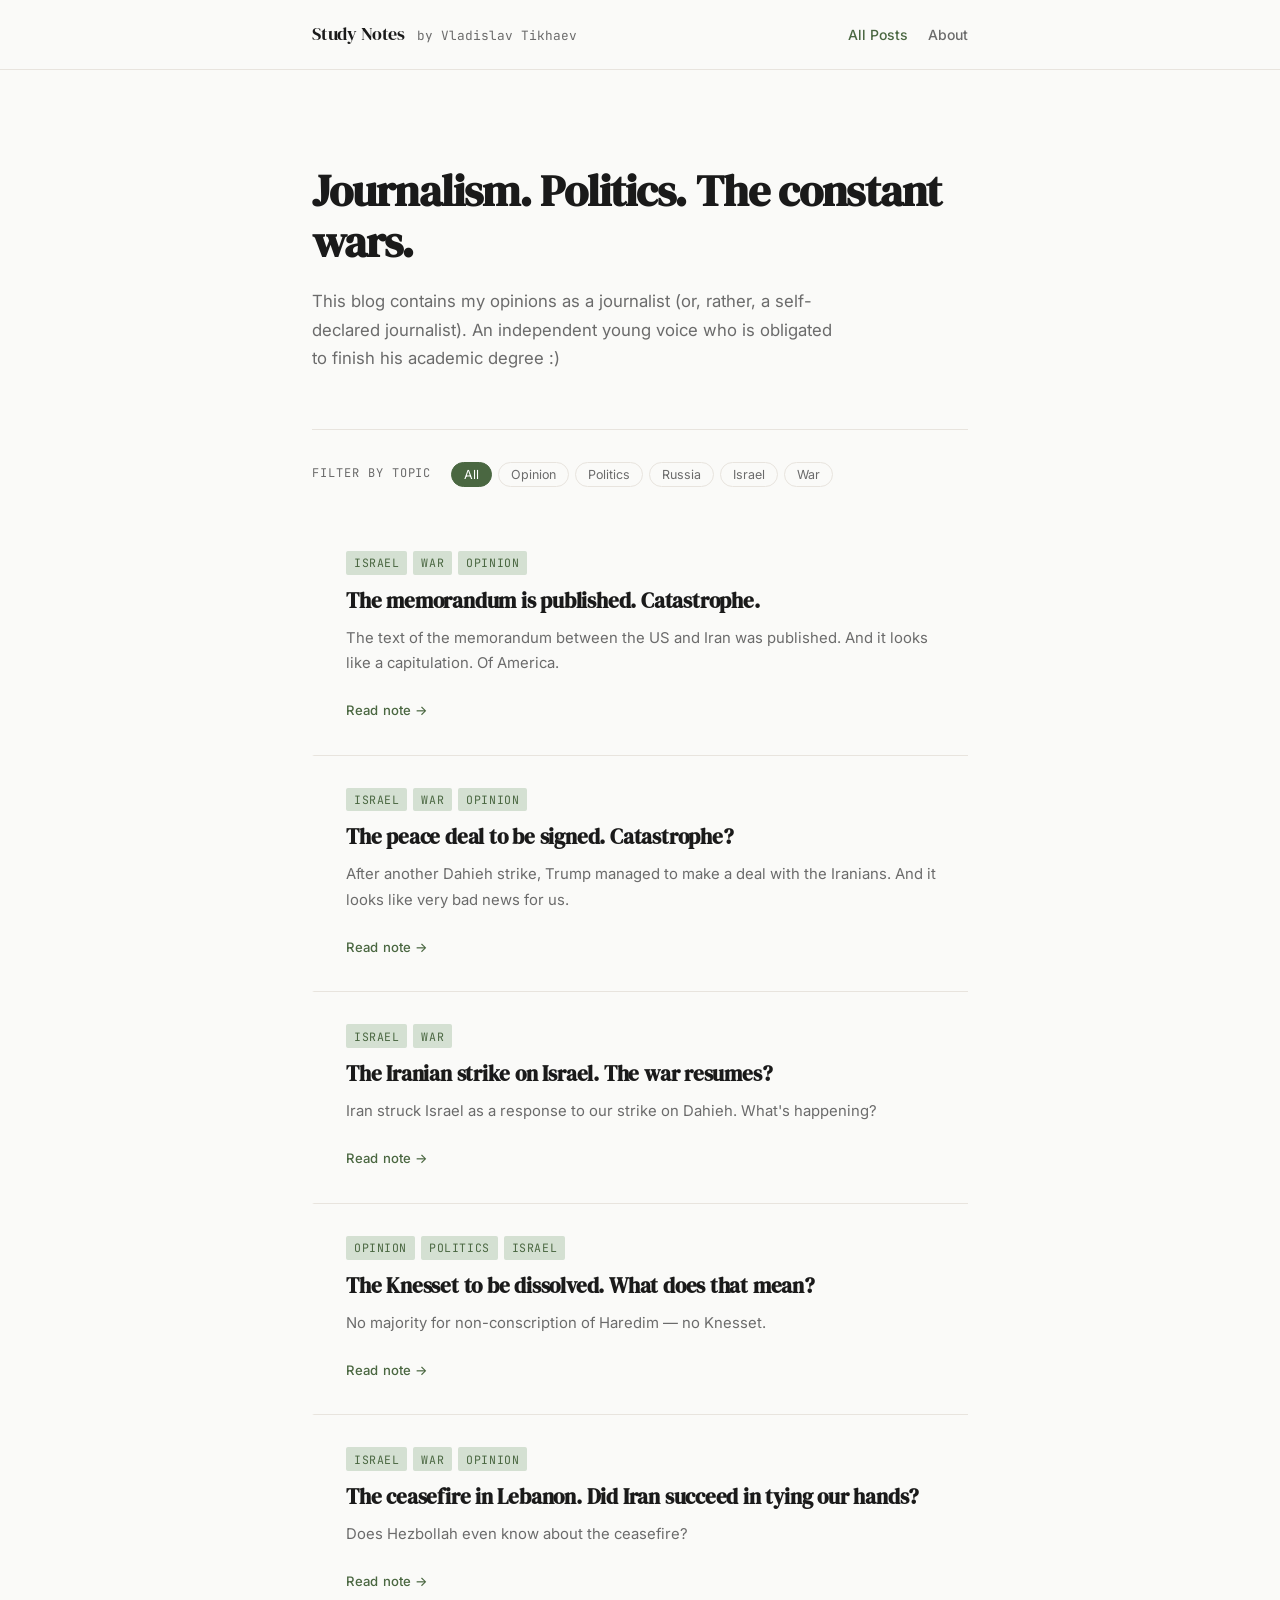
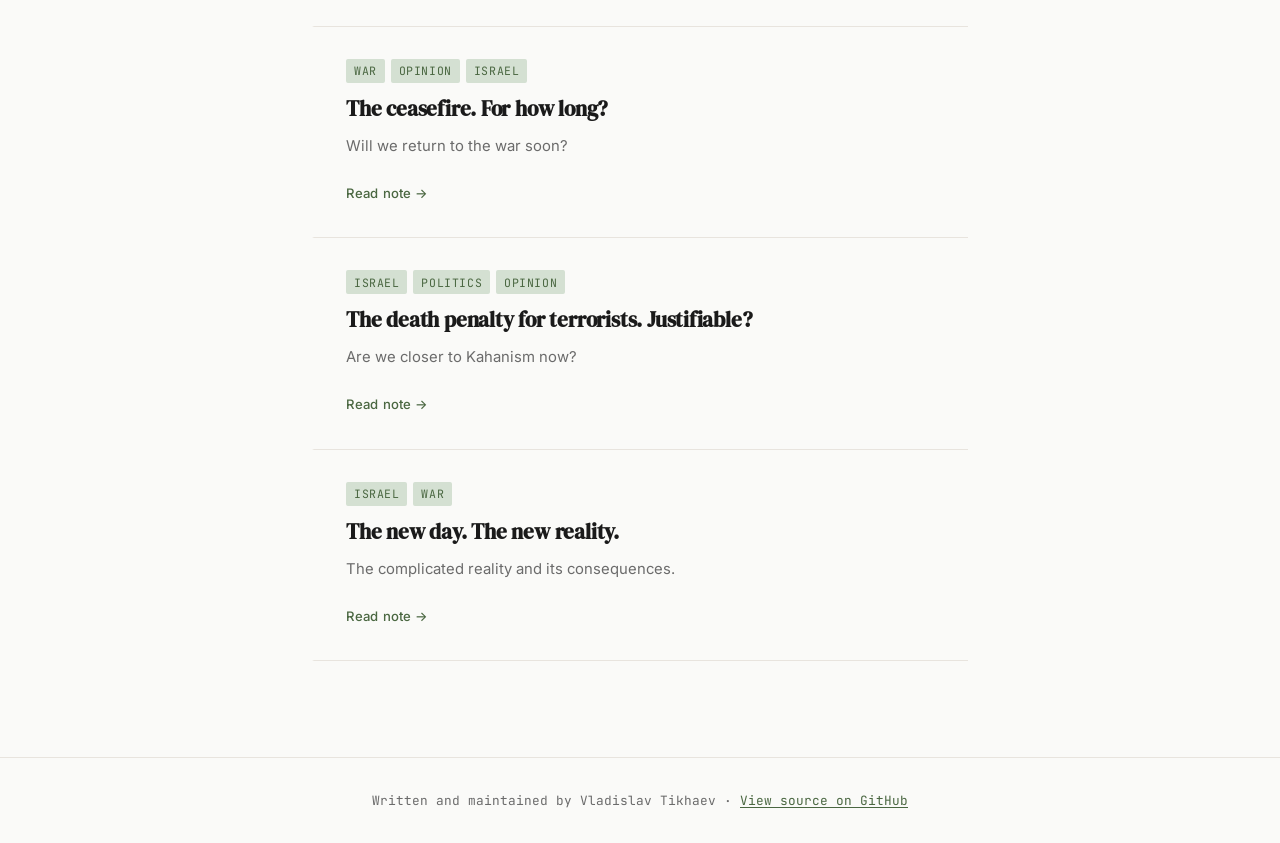
<file: index.html>
<!DOCTYPE html>
<html lang="en">
<head>
  <meta charset="UTF-8" />
  <meta name="viewport" content="width=device-width, initial-scale=1.0" />
  <title>Study Notes — Vladislav Tikhaev</title>
  <link rel="preconnect" href="https://fonts.googleapis.com" />
  <link rel="preconnect" href="https://fonts.gstatic.com" crossorigin />
  <link href="https://fonts.googleapis.com/css2?family=DM+Serif+Display:ital@0;1&family=Inter:wght@400;500&family=JetBrains+Mono:wght@400;500&display=swap" rel="stylesheet" />
  <link rel="stylesheet" href="style.css" />
</head>
<body>

  <header class="site-header">
    <div class="container">
      <div class="site-identity">
        <a href="index.html" class="site-name">Study Notes</a>
        <span class="site-author">by Vladislav Tikhaev</span>
      </div>
      <nav class="site-nav">
        <a href="index.html" class="nav-link active">All Posts</a>
        <a href="about.html" class="nav-link">About</a>
      </nav>
    </div>
  </header>

  <main class="container">

    <section class="page-intro">
      <h1 class="intro-heading">Journalism. Politics. The constant wars.</h1>
      <p class="intro-sub">This blog contains my opinions as a journalist (or, rather, a self-declared journalist). An independent young voice who is obligated to finish his academic degree :)</p>
    </section>

    <section class="filter-bar">
      <span class="filter-label">Filter by topic</span>
      <div class="tag-filters">
        <button class="tag-btn active" data-tag="all">All</button>
        <button class="tag-btn" data-tag="opinion">Opinion</button>
        <button class="tag-btn" data-tag="politics">Politics</button>
        <button class="tag-btn" data-tag="russia">Russia</button>
        <button class="tag-btn" data-tag="israel">Israel</button>
        <button class="tag-btn" data-tag="war">War</button>
      </div>
    </section>

    <section class="post-list" id="post-list">

      <!-- ============================================================
           HOW TO ADD A POST:
           1. Duplicate posts/_template.html, rename it (e.g. posts/my-post.html)
              and write your article inside it.
           2. Copy the <article> template below, paste it ABOVE this comment,
              and edit the date, tags, title, excerpt, and the two href links.
           3. The data-tags attribute (lowercase, space-separated) controls
              the topic filter above — match it to the tag buttons.

           TEMPLATE (copy me):
           <article class="post-card" data-tags="opinion politics">
             <div class="post-meta">
               <div class="post-tags">
                 <span class="tag">Opinion</span>
                 <span class="tag">Politics</span>
               </div>
             </div>
             <a href="posts/my-post.html" class="post-title-link">
               <h2 class="post-title">My post title</h2>
             </a>
             <p class="post-excerpt">A one or two sentence summary of the post.</p>
             <a href="posts/my-post.html" class="post-read-more">Read note →</a>
           </article>
           ============================================================ -->

      <article class="post-card" data-tags="israel war opinion">
        <div class="post-meta">
          <div class="post-tags">
            <span class="tag">Israel</span>
            <span class="tag">War</span>
            <span class="tag">Opinion</span>
          </div>
        </div>
        <a href="posts/the-memorandum-is-published.html" class="post-title-link">
          <h2 class="post-title">The memorandum is published. Catastrophe.</h2>
        </a>
        <p class="post-excerpt">The text of the memorandum between the US and Iran was published. And it looks like a capitulation. Of America.</p>
        <a href="posts/the-memorandum-is-published.html" class="post-read-more">Read note →</a>
      </article>

      <article class="post-card" data-tags="israel war opinion">
        <div class="post-meta">
          <div class="post-tags">
            <span class="tag">Israel</span>
            <span class="tag">War</span>
            <span class="tag">Opinion</span>
          </div>
        </div>
        <a href="posts/the-peace-deal-to-be-signed.html" class="post-title-link">
          <h2 class="post-title">The peace deal to be signed. Catastrophe?</h2>
        </a>
        <p class="post-excerpt">After another Dahieh strike, Trump managed to make a deal with the Iranians. And it looks like very bad news for us.</p>
        <a href="posts/the-peace-deal-to-be-signed.html" class="post-read-more">Read note →</a>
      </article>

      <article class="post-card" data-tags="israel war">
        <div class="post-meta">
          <div class="post-tags">
            <span class="tag">Israel</span>
            <span class="tag">War</span>
          </div>
        </div>
        <a href="posts/the-iranian-strike-on-israel.html" class="post-title-link">
          <h2 class="post-title">The Iranian strike on Israel. The war resumes?</h2>
        </a>
        <p class="post-excerpt">Iran struck Israel as a response to our strike on Dahieh. What's happening?</p>
        <a href="posts/the-iranian-strike-on-israel.html" class="post-read-more">Read note →</a>
      </article>

      <article class="post-card" data-tags="opinion politics israel">
        <div class="post-meta">
          <div class="post-tags">
            <span class="tag">Opinion</span>
            <span class="tag">Politics</span>
            <span class="tag">Israel</span>
          </div>
        </div>
        <a href="posts/the-knesset-to-be-dissolved.html" class="post-title-link">
          <h2 class="post-title">The Knesset to be dissolved. What does that mean?</h2>
        </a>
        <p class="post-excerpt">No majority for non-conscription of Haredim — no Knesset.</p>
        <a href="posts/the-knesset-to-be-dissolved.html" class="post-read-more">Read note →</a>
      </article>

      <article class="post-card" data-tags="israel war opinion">
        <div class="post-meta">
          <div class="post-tags">
            <span class="tag">Israel</span>
            <span class="tag">War</span>
            <span class="tag">Opinion</span>
          </div>
        </div>
        <a href="posts/the-ceasefire-in-lebanon.html" class="post-title-link">
          <h2 class="post-title">The ceasefire in Lebanon. Did Iran succeed in tying our hands?</h2>
        </a>
        <p class="post-excerpt">Does Hezbollah even know about the ceasefire?</p>
        <a href="posts/the-ceasefire-in-lebanon.html" class="post-read-more">Read note →</a>
      </article>

      <article class="post-card" data-tags="war opinion israel">
        <div class="post-meta">
          <div class="post-tags">
            <span class="tag">War</span>
            <span class="tag">Opinion</span>
            <span class="tag">Israel</span>
          </div>
        </div>
        <a href="posts/the-ceasefire-for-how-long.html" class="post-title-link">
          <h2 class="post-title">The ceasefire. For how long?</h2>
        </a>
        <p class="post-excerpt">Will we return to the war soon?</p>
        <a href="posts/the-ceasefire-for-how-long.html" class="post-read-more">Read note →</a>
      </article>

      <article class="post-card" data-tags="israel politics opinion">
        <div class="post-meta">
          <div class="post-tags">
            <span class="tag">Israel</span>
            <span class="tag">Politics</span>
            <span class="tag">Opinion</span>
          </div>
        </div>
        <a href="posts/the-death-penalty-for-terrorists.html" class="post-title-link">
          <h2 class="post-title">The death penalty for terrorists. Justifiable?</h2>
        </a>
        <p class="post-excerpt">Are we closer to Kahanism now?</p>
        <a href="posts/the-death-penalty-for-terrorists.html" class="post-read-more">Read note →</a>
      </article>

      <article class="post-card" data-tags="israel war">
        <div class="post-meta">
          <div class="post-tags">
            <span class="tag">Israel</span>
            <span class="tag">War</span>
          </div>
        </div>
        <a href="posts/the-new-day-the-new-alarms.html" class="post-title-link">
          <h2 class="post-title">The new day. The new reality.</h2>
        </a>
        <p class="post-excerpt">The complicated reality and its consequences.</p>
        <a href="posts/the-new-day-the-new-alarms.html" class="post-read-more">Read note →</a>
      </article>

    </section>

  </main>

  <footer class="site-footer">
    <div class="container">
      <p class="footer-text">Written and maintained by Vladislav Tikhaev · <a href="https://github.com/MarritCreep/MarritCreep.github.io" class="footer-link">View source on GitHub</a></p>
    </div>
  </footer>

  <script>
    // Tag filtering
    const tagBtns = document.querySelectorAll('.tag-btn');
    const postCards = document.querySelectorAll('.post-card');

    tagBtns.forEach(btn => {
      btn.addEventListener('click', () => {
        tagBtns.forEach(b => b.classList.remove('active'));
        btn.classList.add('active');

        const selected = btn.dataset.tag;
        postCards.forEach(card => {
          if (selected === 'all' || card.dataset.tags.includes(selected)) {
            card.style.display = '';
          } else {
            card.style.display = 'none';
          }
        });
      });
    });
  </script>

</body>
</html>
</file>
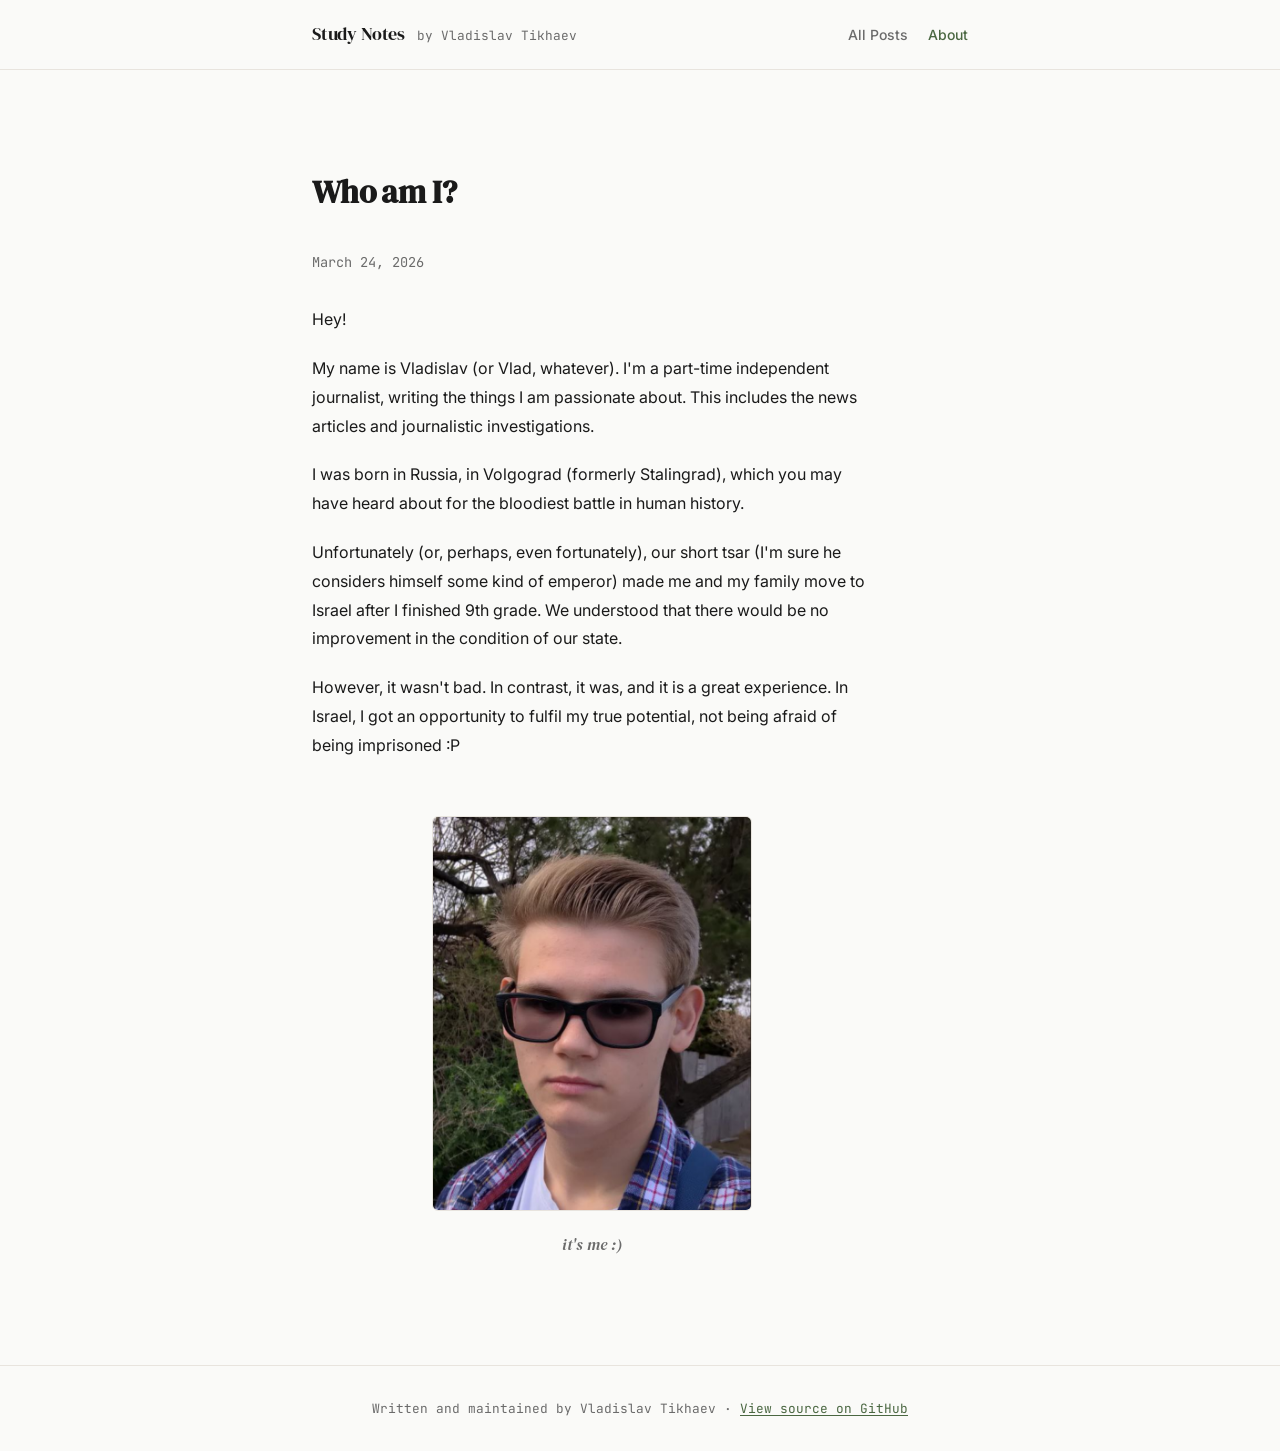
<file: about.html>
<!DOCTYPE html>
<html lang="en">
<head>
  <meta charset="UTF-8" />
  <meta name="viewport" content="width=device-width, initial-scale=1.0" />
  <title>About — Study Notes</title>
  <link rel="preconnect" href="https://fonts.googleapis.com" />
  <link rel="preconnect" href="https://fonts.gstatic.com" crossorigin />
  <link href="https://fonts.googleapis.com/css2?family=DM+Serif+Display:ital@0;1&family=Inter:wght@400;500&family=JetBrains+Mono:wght@400;500&display=swap" rel="stylesheet" />
  <link rel="stylesheet" href="style.css" />
</head>
<body>

  <header class="site-header">
    <div class="container">
      <div class="site-identity">
        <a href="index.html" class="site-name">Study Notes</a>
        <span class="site-author">by Vladislav Tikhaev</span>
      </div>
      <nav class="site-nav">
        <a href="index.html" class="nav-link">All Posts</a>
        <a href="about.html" class="nav-link active">About</a>
      </nav>
    </div>
  </header>

  <main class="container">
    <div class="about-content">
      <h1>Who am I?</h1>
      <time class="about-date">March 24, 2026</time>

      <p>Hey!</p>

      <p>My name is Vladislav (or Vlad, whatever). I'm a part-time independent journalist, writing the things I am passionate about. This includes the news articles and journalistic investigations.</p>

      <p>I was born in Russia, in Volgograd (formerly Stalingrad), which you may have heard about for the bloodiest battle in human history.</p>

      <p>Unfortunately (or, perhaps, even fortunately), our short tsar (I'm sure he considers himself some kind of emperor) made me and my family move to Israel after I finished 9th grade. We understood that there would be no improvement in the condition of our state.</p>

      <p>However, it wasn't bad. In contrast, it was, and it is a great experience. In Israel, I got an opportunity to fulfil my true potential, not being afraid of being imprisoned :P</p>

      <figure class="about-figure">
        <img src="images/vlad.png" alt="Vladislav Tikhaev" />
        <figcaption>it's me :)</figcaption>
      </figure>
    </div>
  </main>

  <footer class="site-footer">
    <div class="container">
      <p class="footer-text">Written and maintained by Vladislav Tikhaev · <a href="https://github.com/MarritCreep/MarritCreep.github.io" class="footer-link">View source on GitHub</a></p>
    </div>
  </footer>

</body>
</html>
</file>
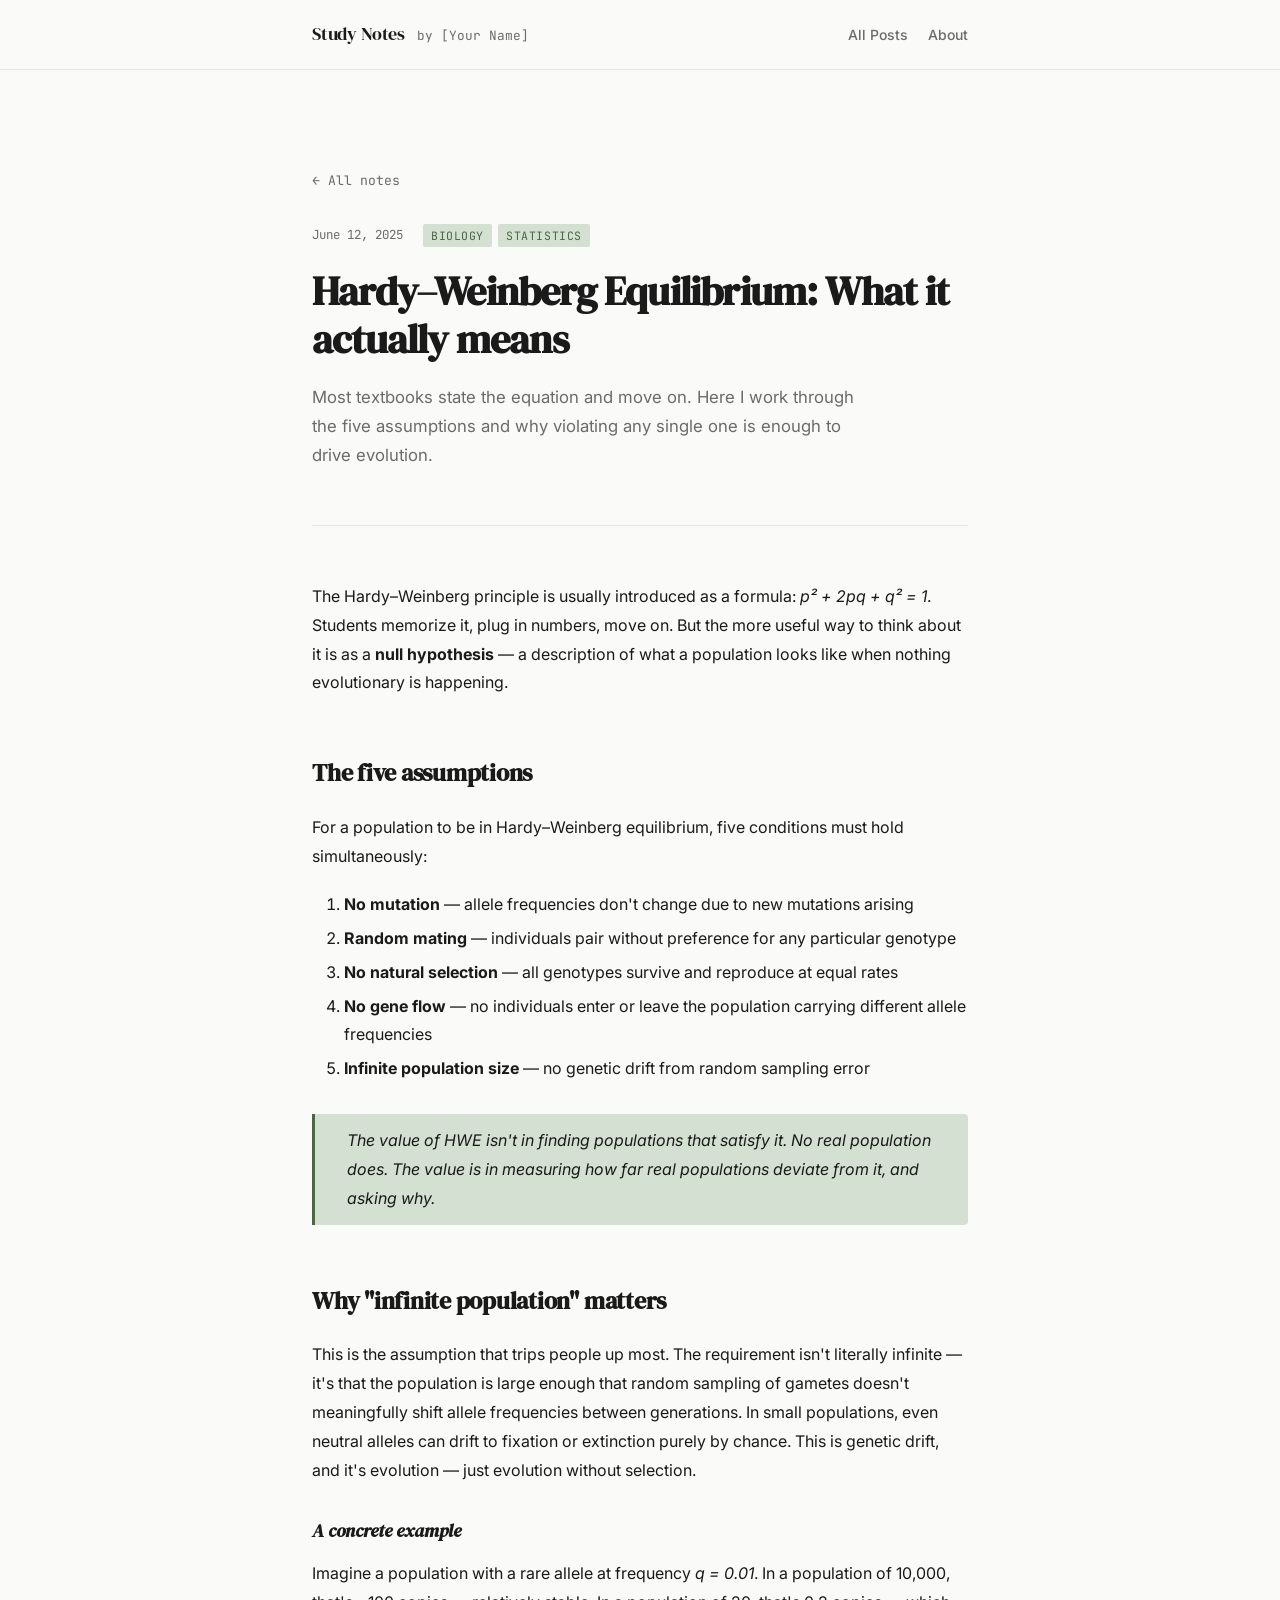
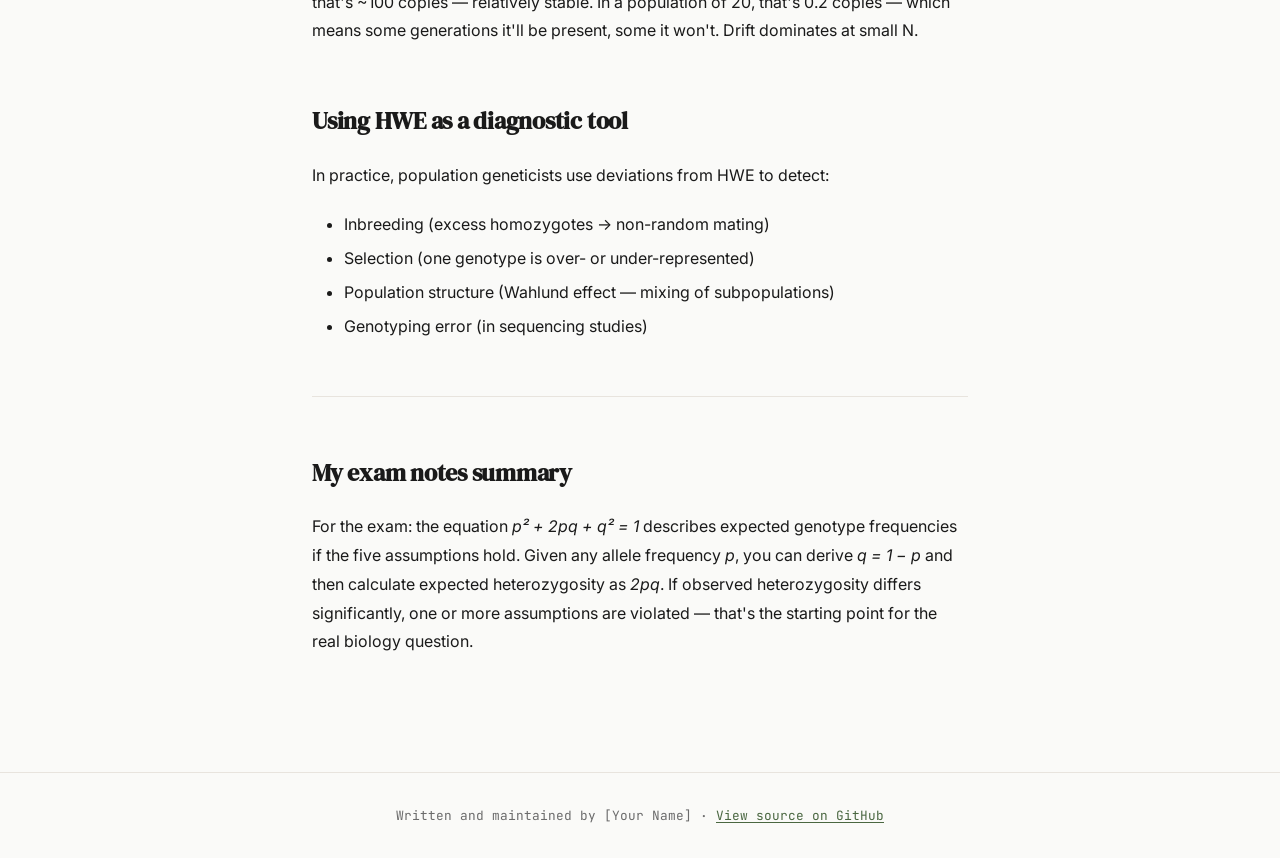
<file: hardy-weinberg.html>
<!DOCTYPE html>
<html lang="en">
<head>
  <meta charset="UTF-8" />
  <meta name="viewport" content="width=device-width, initial-scale=1.0" />
  <title>Hardy–Weinberg Equilibrium — Study Notes</title>
  <link rel="preconnect" href="https://fonts.googleapis.com" />
  <link rel="preconnect" href="https://fonts.gstatic.com" crossorigin />
  <link href="https://fonts.googleapis.com/css2?family=DM+Serif+Display:ital@0;1&family=Inter:wght@400;500&family=JetBrains+Mono:wght@400;500&display=swap" rel="stylesheet" />
  <link rel="stylesheet" href="../style.css" />
</head>
<body>

  <header class="site-header">
    <div class="container">
      <div class="site-identity">
        <a href="../index.html" class="site-name">Study Notes</a>
        <span class="site-author">by [Your Name]</span>
      </div>
      <nav class="site-nav">
        <a href="../index.html" class="nav-link">All Posts</a>
        <a href="../about.html" class="nav-link">About</a>
      </nav>
    </div>
  </header>

  <main class="container">

    <article>

      <header class="post-header">
        <a href="../index.html" class="post-back">← All notes</a>
        <div class="post-meta">
          <time class="post-date">June 12, 2025</time>
          <div class="post-tags">
            <span class="tag">Biology</span>
            <span class="tag">Statistics</span>
          </div>
        </div>
        <h1 class="post-header-title">Hardy–Weinberg Equilibrium: What it actually means</h1>
        <p class="post-header-subtitle">Most textbooks state the equation and move on. Here I work through the five assumptions and why violating any single one is enough to drive evolution.</p>
      </header>

      <div class="post-body">

        <p>The Hardy–Weinberg principle is usually introduced as a formula: <em>p² + 2pq + q² = 1</em>. Students memorize it, plug in numbers, move on. But the more useful way to think about it is as a <strong>null hypothesis</strong> — a description of what a population looks like when nothing evolutionary is happening.</p>

        <h2>The five assumptions</h2>

        <p>For a population to be in Hardy–Weinberg equilibrium, five conditions must hold simultaneously:</p>

        <ol>
          <li><strong>No mutation</strong> — allele frequencies don't change due to new mutations arising</li>
          <li><strong>Random mating</strong> — individuals pair without preference for any particular genotype</li>
          <li><strong>No natural selection</strong> — all genotypes survive and reproduce at equal rates</li>
          <li><strong>No gene flow</strong> — no individuals enter or leave the population carrying different allele frequencies</li>
          <li><strong>Infinite population size</strong> — no genetic drift from random sampling error</li>
        </ol>

        <blockquote>
          <p>The value of HWE isn't in finding populations that satisfy it. No real population does. The value is in measuring how far real populations deviate from it, and asking <em>why</em>.</p>
        </blockquote>

        <h2>Why "infinite population" matters</h2>

        <p>This is the assumption that trips people up most. The requirement isn't literally infinite — it's that the population is large enough that random sampling of gametes doesn't meaningfully shift allele frequencies between generations. In small populations, even neutral alleles can drift to fixation or extinction purely by chance. This is genetic drift, and it's evolution — just evolution without selection.</p>

        <h3>A concrete example</h3>

        <p>Imagine a population with a rare allele at frequency <em>q = 0.01</em>. In a population of 10,000, that's ~100 copies — relatively stable. In a population of 20, that's 0.2 copies — which means some generations it'll be present, some it won't. Drift dominates at small N.</p>

        <h2>Using HWE as a diagnostic tool</h2>

        <p>In practice, population geneticists use deviations from HWE to detect:</p>

        <ul>
          <li>Inbreeding (excess homozygotes → non-random mating)</li>
          <li>Selection (one genotype is over- or under-represented)</li>
          <li>Population structure (Wahlund effect — mixing of subpopulations)</li>
          <li>Genotyping error (in sequencing studies)</li>
        </ul>

        <hr />

        <h2>My exam notes summary</h2>

        <p>For the exam: the equation <em>p² + 2pq + q² = 1</em> describes expected genotype frequencies if the five assumptions hold. Given any allele frequency <em>p</em>, you can derive <em>q = 1 − p</em> and then calculate expected heterozygosity as <em>2pq</em>. If observed heterozygosity differs significantly, one or more assumptions are violated — that's the starting point for the real biology question.</p>

      </div>

    </article>

  </main>

  <footer class="site-footer">
    <div class="container">
      <p class="footer-text">Written and maintained by [Your Name] · <a href="https://github.com/yourusername/yourusername.github.io" class="footer-link">View source on GitHub</a></p>
    </div>
  </footer>

</body>
</html>
</file>
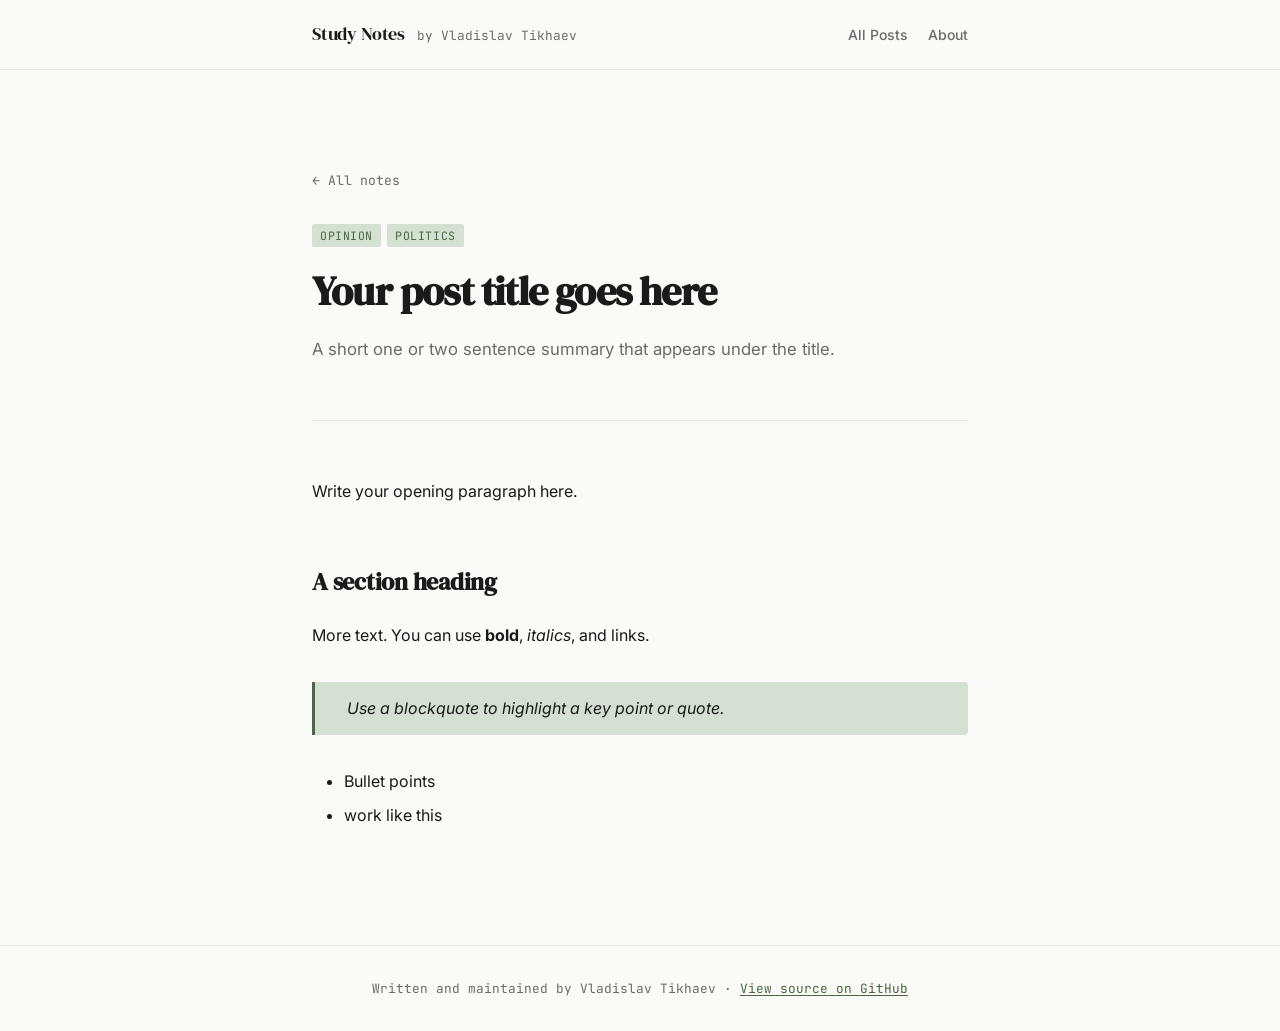
<file: posts/_template.html>
<!DOCTYPE html>
<!-- ===================================================================
     POST TEMPLATE — duplicate this file to start a new post.
     1. Copy this file and rename it (e.g. posts/my-first-post.html)
     2. Fill in the title, date, tags, subtitle, and body below
     3. Add a matching card on the homepage (see the template in index.html)
     Leave this _template.html file untouched so you always have a clean copy.
     =================================================================== -->
<html lang="en">
<head>
  <meta charset="UTF-8" />
  <meta name="viewport" content="width=device-width, initial-scale=1.0" />
  <title>Post title — Study Notes</title>
  <link rel="preconnect" href="https://fonts.googleapis.com" />
  <link rel="preconnect" href="https://fonts.gstatic.com" crossorigin />
  <link href="https://fonts.googleapis.com/css2?family=DM+Serif+Display:ital@0;1&family=Inter:wght@400;500&family=JetBrains+Mono:wght@400;500&display=swap" rel="stylesheet" />
  <link rel="stylesheet" href="../style.css" />
</head>
<body>

  <header class="site-header">
    <div class="container">
      <div class="site-identity">
        <a href="../index.html" class="site-name">Study Notes</a>
        <span class="site-author">by Vladislav Tikhaev</span>
      </div>
      <nav class="site-nav">
        <a href="../index.html" class="nav-link">All Posts</a>
        <a href="../about.html" class="nav-link">About</a>
      </nav>
    </div>
  </header>

  <main class="container">

    <article>

      <header class="post-header">
        <a href="../index.html" class="post-back">← All notes</a>
        <div class="post-meta">
          <div class="post-tags">
            <span class="tag">Opinion</span>
            <span class="tag">Politics</span>
          </div>
        </div>
        <h1 class="post-header-title">Your post title goes here</h1>
        <p class="post-header-subtitle">A short one or two sentence summary that appears under the title.</p>
      </header>

      <div class="post-body">

        <p>Write your opening paragraph here.</p>

        <h2>A section heading</h2>

        <p>More text. You can use <strong>bold</strong>, <em>italics</em>, and links.</p>

        <blockquote>
          <p>Use a blockquote to highlight a key point or quote.</p>
        </blockquote>

        <ul>
          <li>Bullet points</li>
          <li>work like this</li>
        </ul>

      </div>

    </article>

  </main>

  <footer class="site-footer">
    <div class="container">
      <p class="footer-text">Written and maintained by Vladislav Tikhaev · <a href="https://github.com/MarritCreep/MarritCreep.github.io" class="footer-link">View source on GitHub</a></p>
    </div>
  </footer>

</body>
</html>
</file>
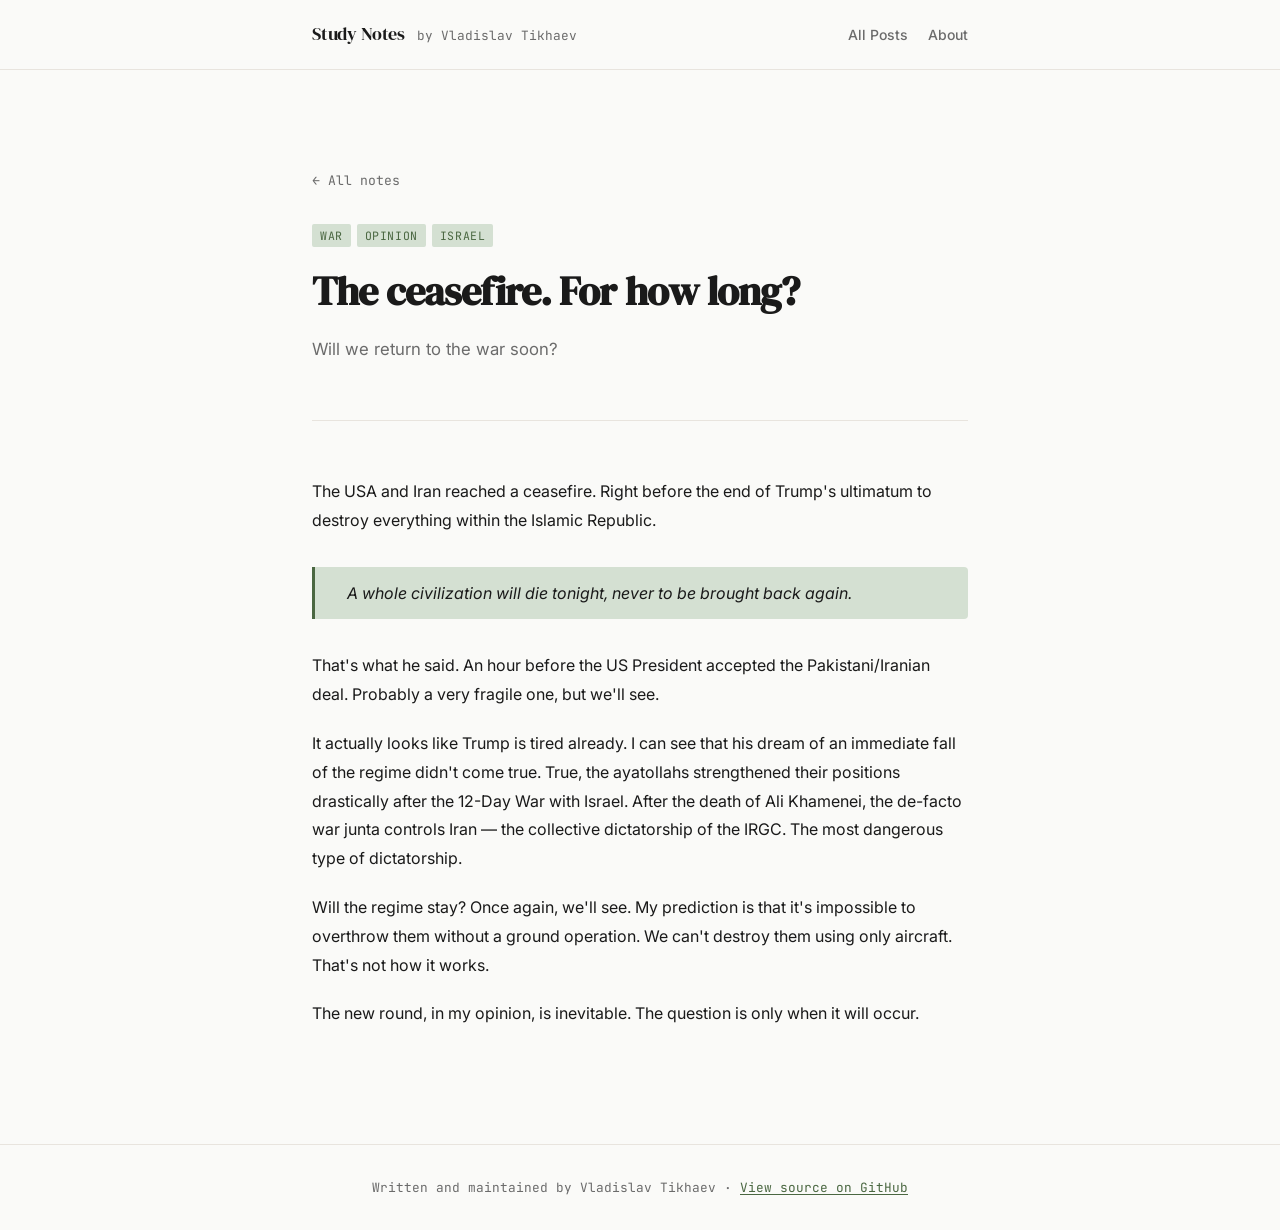
<file: posts/the-ceasefire-for-how-long.html>
<!DOCTYPE html>
<html lang="en">
<head>
  <meta charset="UTF-8" />
  <meta name="viewport" content="width=device-width, initial-scale=1.0" />
  <title>The ceasefire. For how long? — Study Notes</title>
  <link rel="preconnect" href="https://fonts.googleapis.com" />
  <link rel="preconnect" href="https://fonts.gstatic.com" crossorigin />
  <link href="https://fonts.googleapis.com/css2?family=DM+Serif+Display:ital@0;1&family=Inter:wght@400;500&family=JetBrains+Mono:wght@400;500&display=swap" rel="stylesheet" />
  <link rel="stylesheet" href="../style.css" />
</head>
<body>

  <header class="site-header">
    <div class="container">
      <div class="site-identity">
        <a href="../index.html" class="site-name">Study Notes</a>
        <span class="site-author">by Vladislav Tikhaev</span>
      </div>
      <nav class="site-nav">
        <a href="../index.html" class="nav-link">All Posts</a>
        <a href="../about.html" class="nav-link">About</a>
      </nav>
    </div>
  </header>

  <main class="container">

    <article>

      <header class="post-header">
        <a href="../index.html" class="post-back">← All notes</a>
        <div class="post-meta">
          <div class="post-tags">
            <span class="tag">War</span>
            <span class="tag">Opinion</span>
            <span class="tag">Israel</span>
          </div>
        </div>
        <h1 class="post-header-title">The ceasefire. For how long?</h1>
        <p class="post-header-subtitle">Will we return to the war soon?</p>
      </header>

      <div class="post-body">

        <p>The USA and Iran reached a ceasefire. Right before the end of Trump's ultimatum to destroy everything within the Islamic Republic.</p>

        <blockquote>
          <p>A whole civilization will die tonight, never to be brought back again.</p>
        </blockquote>

        <p>That's what he said. An hour before the US President accepted the Pakistani/Iranian deal. Probably a very fragile one, but we'll see.</p>

        <p>It actually looks like Trump is tired already. I can see that his dream of an immediate fall of the regime didn't come true. True, the ayatollahs strengthened their positions drastically after the 12-Day War with Israel. After the death of Ali Khamenei, the de-facto war junta controls Iran — the collective dictatorship of the IRGC. The most dangerous type of dictatorship.</p>

        <p>Will the regime stay? Once again, we'll see. My prediction is that it's impossible to overthrow them without a ground operation. We can't destroy them using only aircraft. That's not how it works.</p>

        <p>The new round, in my opinion, is inevitable. The question is only when it will occur.</p>

      </div>

    </article>

  </main>

  <footer class="site-footer">
    <div class="container">
      <p class="footer-text">Written and maintained by Vladislav Tikhaev · <a href="https://github.com/MarritCreep/MarritCreep.github.io" class="footer-link">View source on GitHub</a></p>
    </div>
  </footer>

</body>
</html>
</file>
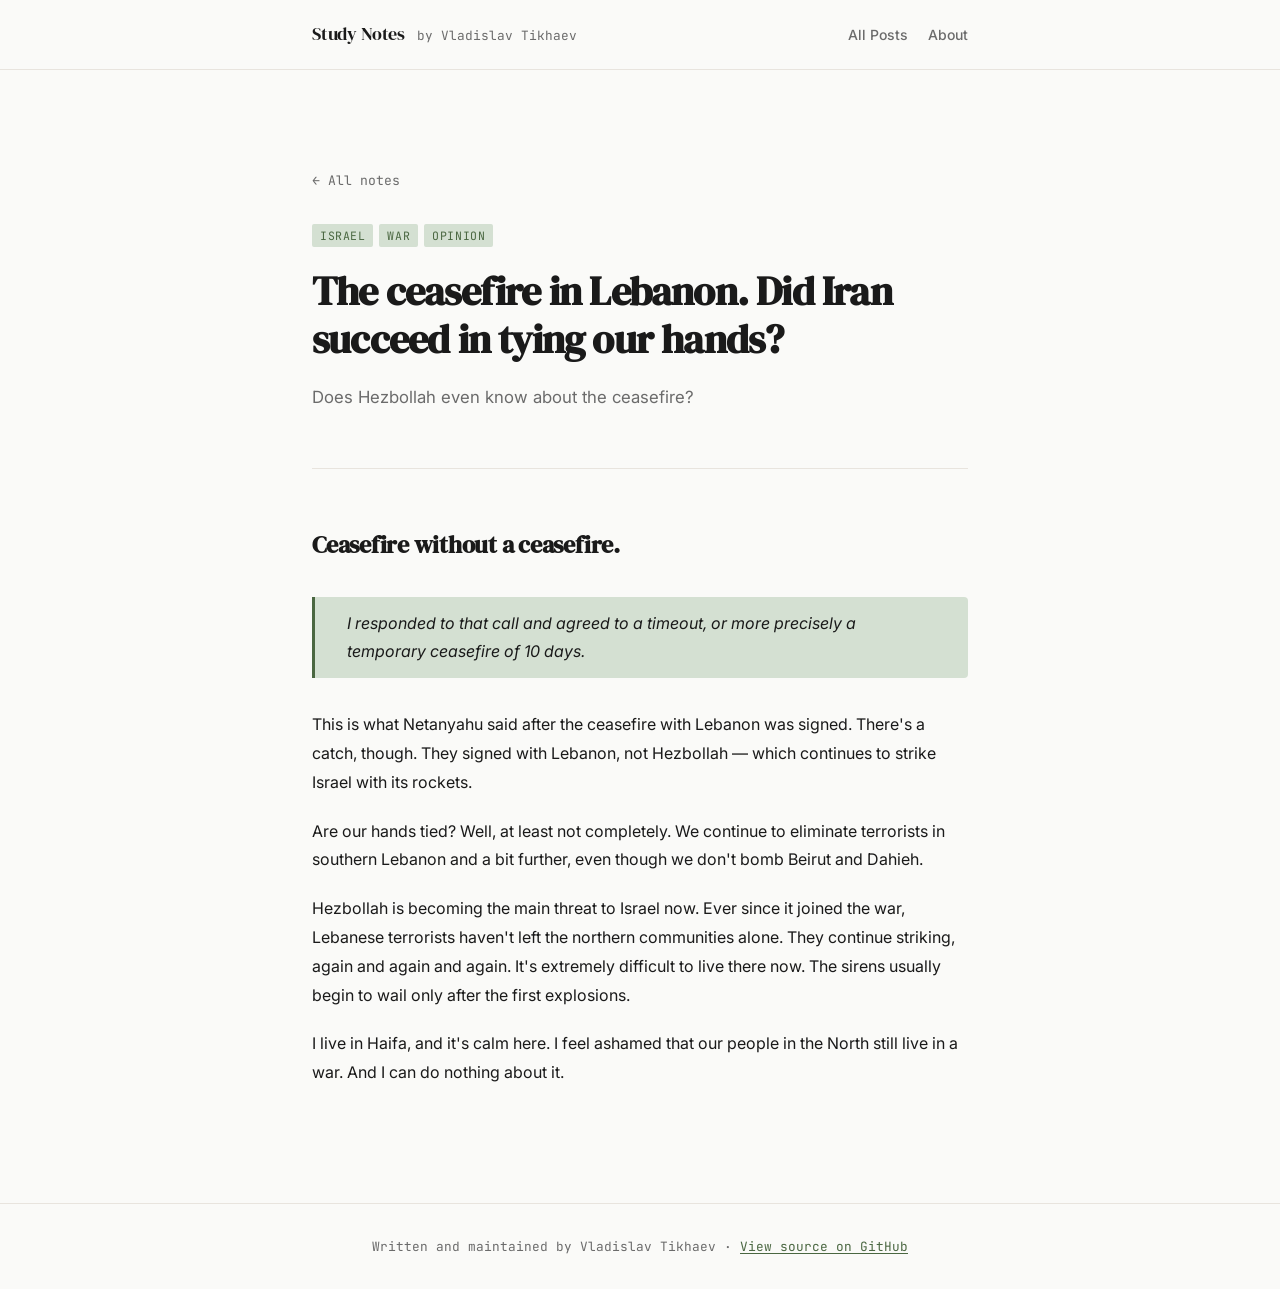
<file: posts/the-ceasefire-in-lebanon.html>
<!DOCTYPE html>
<html lang="en">
<head>
  <meta charset="UTF-8" />
  <meta name="viewport" content="width=device-width, initial-scale=1.0" />
  <title>The ceasefire in Lebanon. Did Iran succeed in tying our hands? — Study Notes</title>
  <link rel="preconnect" href="https://fonts.googleapis.com" />
  <link rel="preconnect" href="https://fonts.gstatic.com" crossorigin />
  <link href="https://fonts.googleapis.com/css2?family=DM+Serif+Display:ital@0;1&family=Inter:wght@400;500&family=JetBrains+Mono:wght@400;500&display=swap" rel="stylesheet" />
  <link rel="stylesheet" href="../style.css" />
</head>
<body>

  <header class="site-header">
    <div class="container">
      <div class="site-identity">
        <a href="../index.html" class="site-name">Study Notes</a>
        <span class="site-author">by Vladislav Tikhaev</span>
      </div>
      <nav class="site-nav">
        <a href="../index.html" class="nav-link">All Posts</a>
        <a href="../about.html" class="nav-link">About</a>
      </nav>
    </div>
  </header>

  <main class="container">

    <article>

      <header class="post-header">
        <a href="../index.html" class="post-back">← All notes</a>
        <div class="post-meta">
          <div class="post-tags">
            <span class="tag">Israel</span>
            <span class="tag">War</span>
            <span class="tag">Opinion</span>
          </div>
        </div>
        <h1 class="post-header-title">The ceasefire in Lebanon. Did Iran succeed in tying our hands?</h1>
        <p class="post-header-subtitle">Does Hezbollah even know about the ceasefire?</p>
      </header>

      <div class="post-body">

        <h2>Ceasefire without a ceasefire.</h2>

        <blockquote>
          <p>I responded to that call and agreed to a timeout, or more precisely a temporary ceasefire of 10 days.</p>
        </blockquote>

        <p>This is what Netanyahu said after the ceasefire with Lebanon was signed. There's a catch, though. They signed with Lebanon, not Hezbollah — which continues to strike Israel with its rockets.</p>

        <p>Are our hands tied? Well, at least not completely. We continue to eliminate terrorists in southern Lebanon and a bit further, even though we don't bomb Beirut and Dahieh.</p>

        <p>Hezbollah is becoming the main threat to Israel now. Ever since it joined the war, Lebanese terrorists haven't left the northern communities alone. They continue striking, again and again and again. It's extremely difficult to live there now. The sirens usually begin to wail only after the first explosions.</p>

        <p>I live in Haifa, and it's calm here. I feel ashamed that our people in the North still live in a war. And I can do nothing about it.</p>

      </div>

    </article>

  </main>

  <footer class="site-footer">
    <div class="container">
      <p class="footer-text">Written and maintained by Vladislav Tikhaev · <a href="https://github.com/MarritCreep/MarritCreep.github.io" class="footer-link">View source on GitHub</a></p>
    </div>
  </footer>

</body>
</html>
</file>
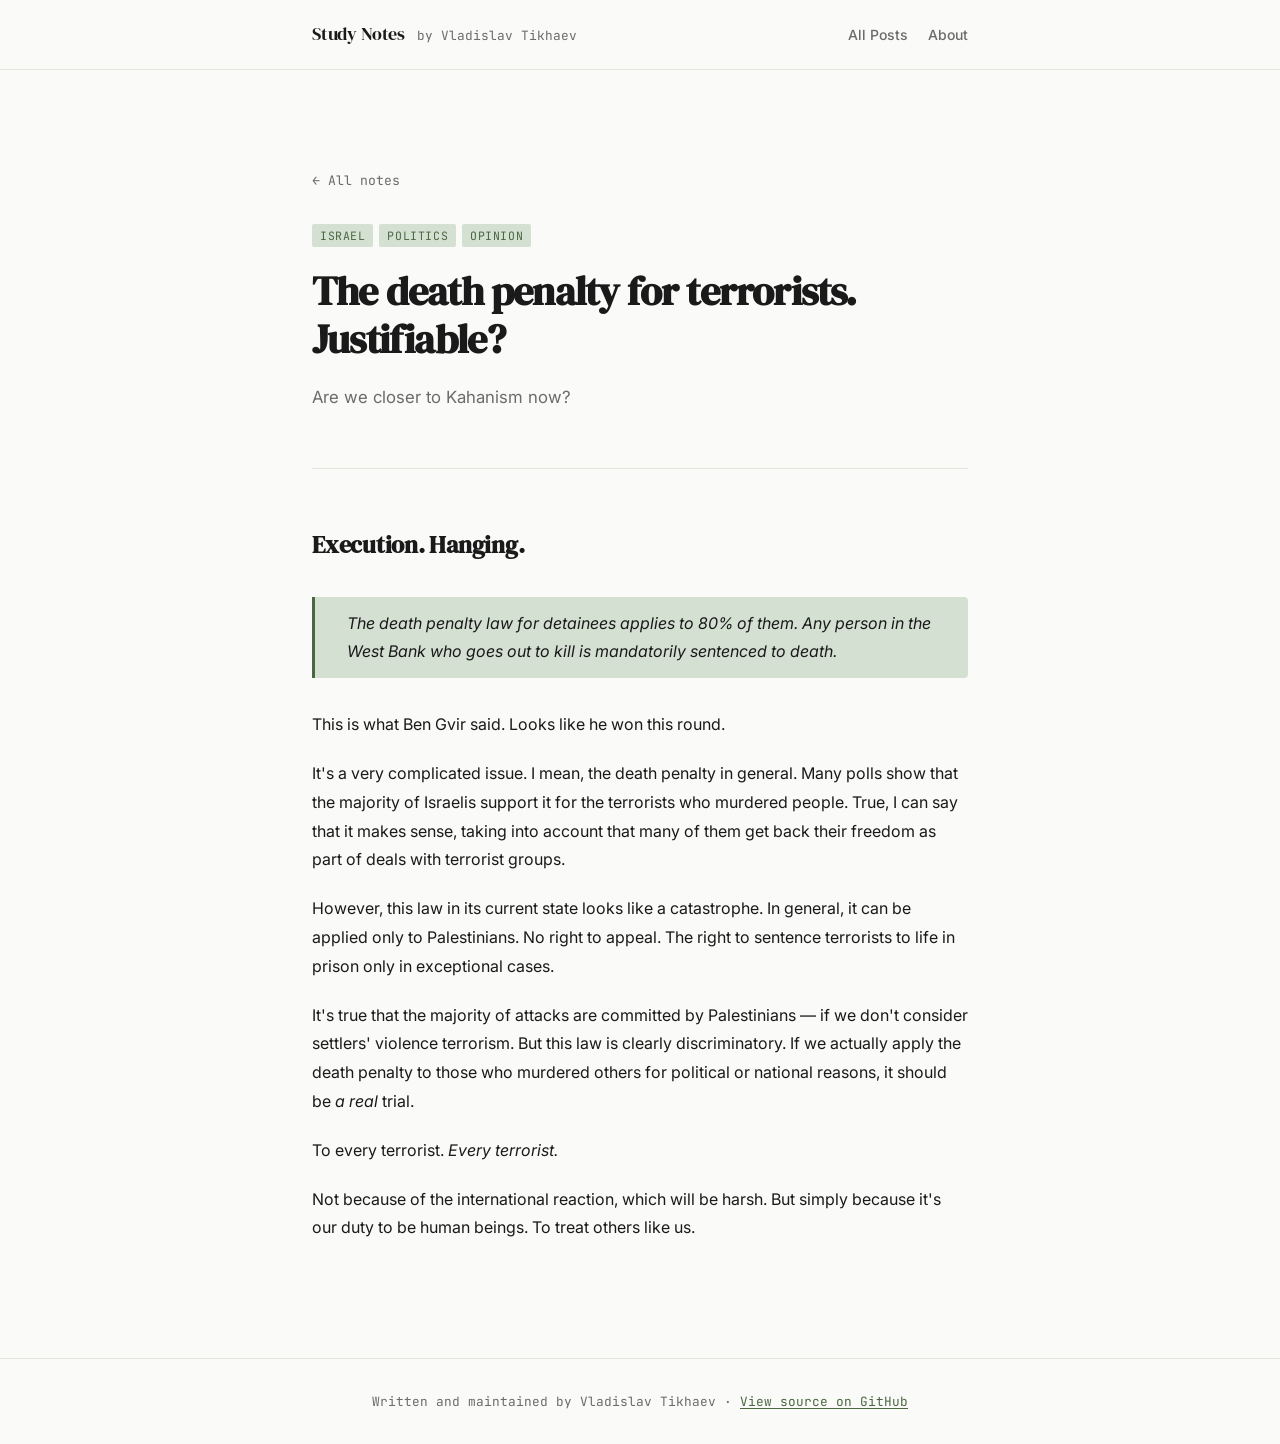
<file: posts/the-death-penalty-for-terrorists.html>
<!DOCTYPE html>
<html lang="en">
<head>
  <meta charset="UTF-8" />
  <meta name="viewport" content="width=device-width, initial-scale=1.0" />
  <title>The death penalty for terrorists. Justifiable? — Study Notes</title>
  <link rel="preconnect" href="https://fonts.googleapis.com" />
  <link rel="preconnect" href="https://fonts.gstatic.com" crossorigin />
  <link href="https://fonts.googleapis.com/css2?family=DM+Serif+Display:ital@0;1&family=Inter:wght@400;500&family=JetBrains+Mono:wght@400;500&display=swap" rel="stylesheet" />
  <link rel="stylesheet" href="../style.css" />
</head>
<body>

  <header class="site-header">
    <div class="container">
      <div class="site-identity">
        <a href="../index.html" class="site-name">Study Notes</a>
        <span class="site-author">by Vladislav Tikhaev</span>
      </div>
      <nav class="site-nav">
        <a href="../index.html" class="nav-link">All Posts</a>
        <a href="../about.html" class="nav-link">About</a>
      </nav>
    </div>
  </header>

  <main class="container">

    <article>

      <header class="post-header">
        <a href="../index.html" class="post-back">← All notes</a>
        <div class="post-meta">
          <div class="post-tags">
            <span class="tag">Israel</span>
            <span class="tag">Politics</span>
            <span class="tag">Opinion</span>
          </div>
        </div>
        <h1 class="post-header-title">The death penalty for terrorists. Justifiable?</h1>
        <p class="post-header-subtitle">Are we closer to Kahanism now?</p>
      </header>

      <div class="post-body">

        <h2>Execution. Hanging.</h2>

        <blockquote>
          <p>The death penalty law for detainees applies to 80% of them. Any person in the West Bank who goes out to kill is mandatorily sentenced to death.</p>
        </blockquote>

        <p>This is what Ben Gvir said. Looks like he won this round.</p>

        <p>It's a very complicated issue. I mean, the death penalty in general. Many polls show that the majority of Israelis support it for the terrorists who murdered people. True, I can say that it makes sense, taking into account that many of them get back their freedom as part of deals with terrorist groups.</p>

        <p>However, this law in its current state looks like a catastrophe. In general, it can be applied only to Palestinians. No right to appeal. The right to sentence terrorists to life in prison only in exceptional cases.</p>

        <p>It's true that the majority of attacks are committed by Palestinians — if we don't consider settlers' violence terrorism. But this law is clearly discriminatory. If we actually apply the death penalty to those who murdered others for political or national reasons, it should be <em>a real</em> trial.</p>

        <p>To every terrorist. <em>Every terrorist.</em></p>

        <p>Not because of the international reaction, which will be harsh. But simply because it's our duty to be human beings. To treat others like us.</p>

      </div>

    </article>

  </main>

  <footer class="site-footer">
    <div class="container">
      <p class="footer-text">Written and maintained by Vladislav Tikhaev · <a href="https://github.com/MarritCreep/MarritCreep.github.io" class="footer-link">View source on GitHub</a></p>
    </div>
  </footer>

</body>
</html>
</file>
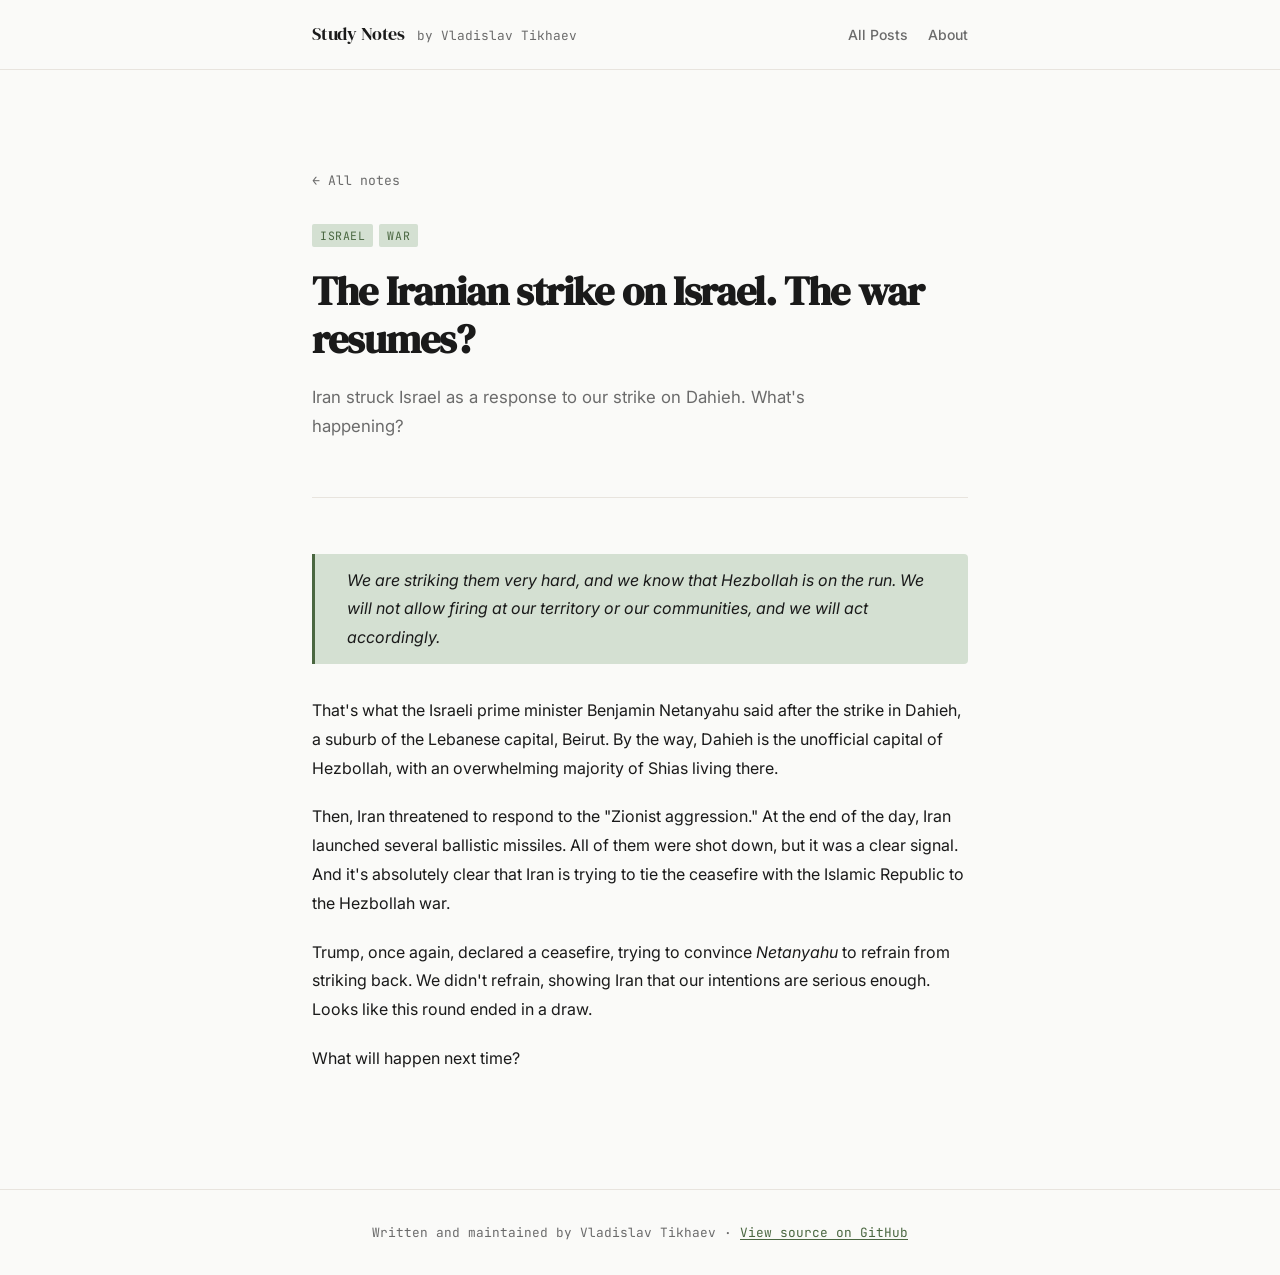
<file: posts/the-iranian-strike-on-israel.html>
<!DOCTYPE html>
<html lang="en">
<head>
  <meta charset="UTF-8" />
  <meta name="viewport" content="width=device-width, initial-scale=1.0" />
  <title>The Iranian strike on Israel. The war resumes? — Study Notes</title>
  <link rel="preconnect" href="https://fonts.googleapis.com" />
  <link rel="preconnect" href="https://fonts.gstatic.com" crossorigin />
  <link href="https://fonts.googleapis.com/css2?family=DM+Serif+Display:ital@0;1&family=Inter:wght@400;500&family=JetBrains+Mono:wght@400;500&display=swap" rel="stylesheet" />
  <link rel="stylesheet" href="../style.css" />
</head>
<body>

  <header class="site-header">
    <div class="container">
      <div class="site-identity">
        <a href="../index.html" class="site-name">Study Notes</a>
        <span class="site-author">by Vladislav Tikhaev</span>
      </div>
      <nav class="site-nav">
        <a href="../index.html" class="nav-link">All Posts</a>
        <a href="../about.html" class="nav-link">About</a>
      </nav>
    </div>
  </header>

  <main class="container">

    <article>

      <header class="post-header">
        <a href="../index.html" class="post-back">← All notes</a>
        <div class="post-meta">
          <div class="post-tags">
            <span class="tag">Israel</span>
            <span class="tag">War</span>
          </div>
        </div>
        <h1 class="post-header-title">The Iranian strike on Israel. The war resumes?</h1>
        <p class="post-header-subtitle">Iran struck Israel as a response to our strike on Dahieh. What's happening?</p>
      </header>

      <div class="post-body">

        <blockquote>
          <p>We are striking them very hard, and we know that Hezbollah is on the run. We will not allow firing at our territory or our communities, and we will act accordingly.</p>
        </blockquote>

        <p>That's what the Israeli prime minister Benjamin Netanyahu said after the strike in Dahieh, a suburb of the Lebanese capital, Beirut. By the way, Dahieh is the unofficial capital of Hezbollah, with an overwhelming majority of Shias living there.</p>

        <p>Then, Iran threatened to respond to the "Zionist aggression." At the end of the day, Iran launched several ballistic missiles. All of them were shot down, but it was a clear signal. And it's absolutely clear that Iran is trying to tie the ceasefire with the Islamic Republic to the Hezbollah war.</p>

        <p>Trump, once again, declared a ceasefire, trying to convince <em>Netanyahu</em> to refrain from striking back. We didn't refrain, showing Iran that our intentions are serious enough. Looks like this round ended in a draw.</p>

        <p>What will happen next time?</p>

      </div>

    </article>

  </main>

  <footer class="site-footer">
    <div class="container">
      <p class="footer-text">Written and maintained by Vladislav Tikhaev · <a href="https://github.com/MarritCreep/MarritCreep.github.io" class="footer-link">View source on GitHub</a></p>
    </div>
  </footer>

</body>
</html>
</file>
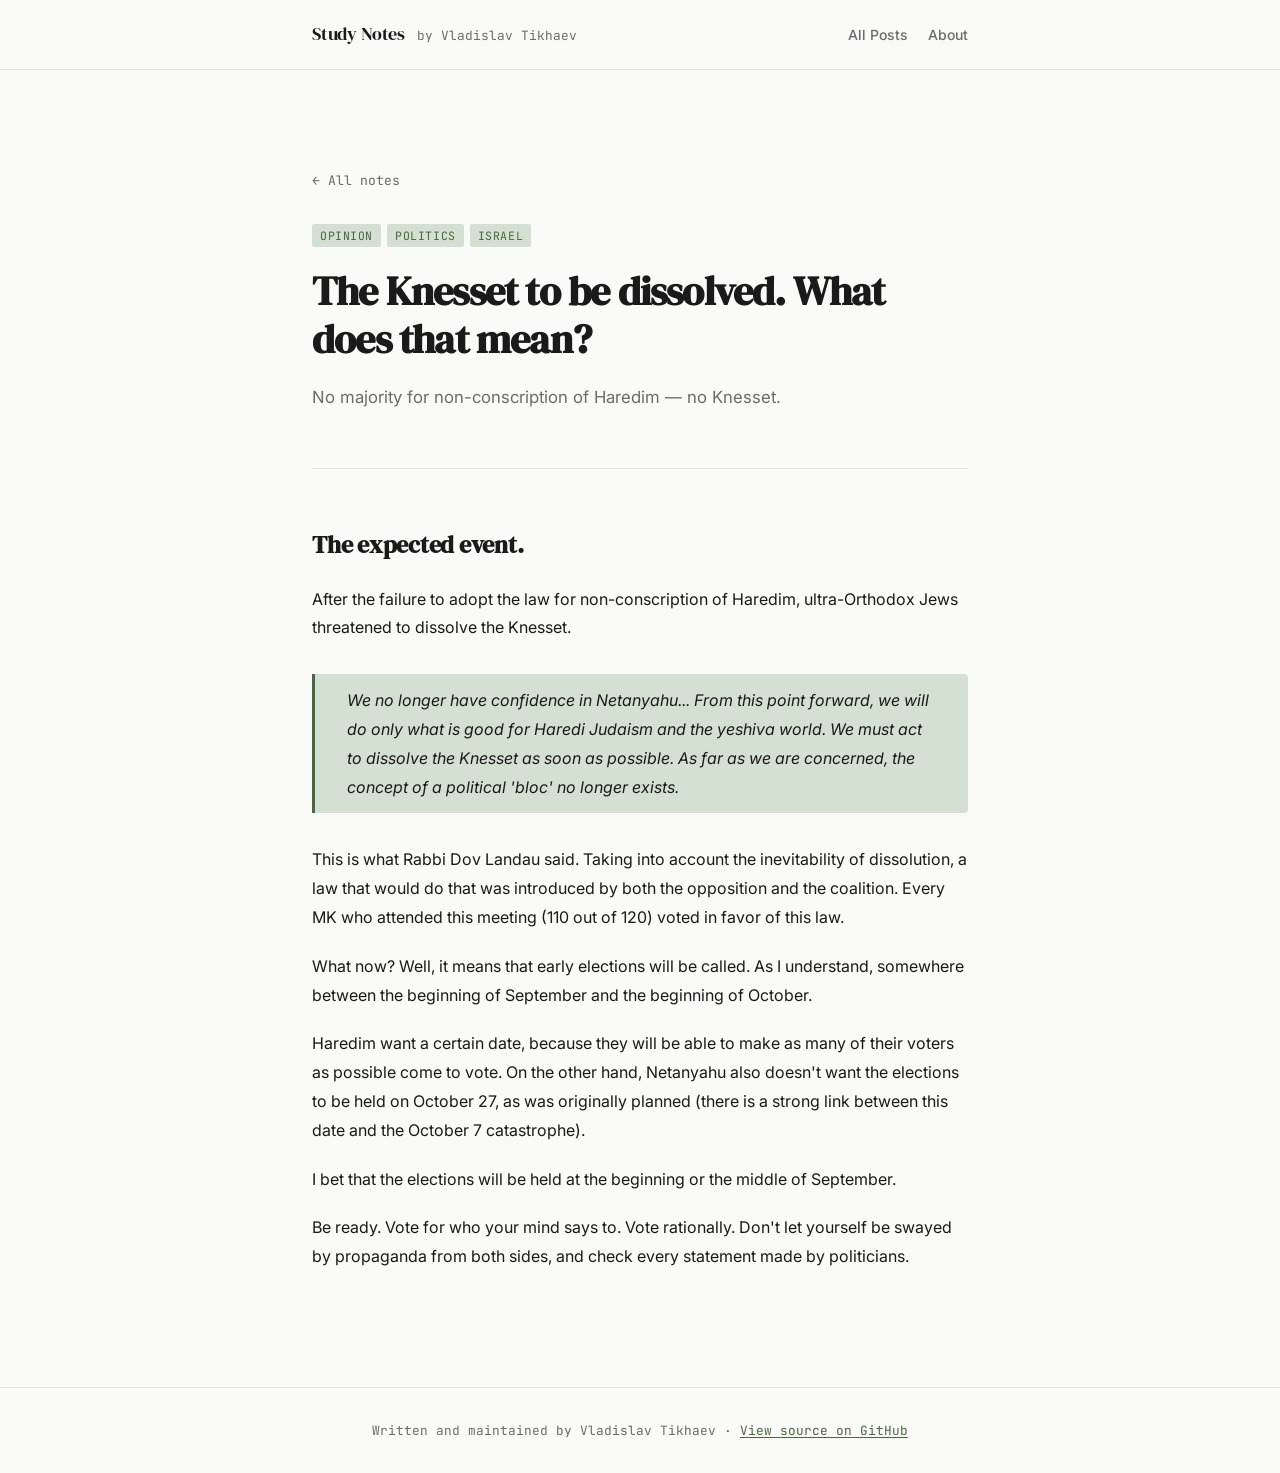
<file: posts/the-knesset-to-be-dissolved.html>
<!DOCTYPE html>
<html lang="en">
<head>
  <meta charset="UTF-8" />
  <meta name="viewport" content="width=device-width, initial-scale=1.0" />
  <title>The Knesset to be dissolved. What does that mean? — Study Notes</title>
  <link rel="preconnect" href="https://fonts.googleapis.com" />
  <link rel="preconnect" href="https://fonts.gstatic.com" crossorigin />
  <link href="https://fonts.googleapis.com/css2?family=DM+Serif+Display:ital@0;1&family=Inter:wght@400;500&family=JetBrains+Mono:wght@400;500&display=swap" rel="stylesheet" />
  <link rel="stylesheet" href="../style.css" />
</head>
<body>

  <header class="site-header">
    <div class="container">
      <div class="site-identity">
        <a href="../index.html" class="site-name">Study Notes</a>
        <span class="site-author">by Vladislav Tikhaev</span>
      </div>
      <nav class="site-nav">
        <a href="../index.html" class="nav-link">All Posts</a>
        <a href="../about.html" class="nav-link">About</a>
      </nav>
    </div>
  </header>

  <main class="container">

    <article>

      <header class="post-header">
        <a href="../index.html" class="post-back">← All notes</a>
        <div class="post-meta">
          <div class="post-tags">
            <span class="tag">Opinion</span>
            <span class="tag">Politics</span>
            <span class="tag">Israel</span>
          </div>
        </div>
        <h1 class="post-header-title">The Knesset to be dissolved. What does that mean?</h1>
        <p class="post-header-subtitle">No majority for non-conscription of Haredim — no Knesset.</p>
      </header>

      <div class="post-body">

        <h2>The expected event.</h2>

        <p>After the failure to adopt the law for non-conscription of Haredim, ultra-Orthodox Jews threatened to dissolve the Knesset.</p>

        <blockquote>
          <p>We no longer have confidence in Netanyahu... From this point forward, we will do only what is good for Haredi Judaism and the yeshiva world. We must act to dissolve the Knesset as soon as possible. As far as we are concerned, the concept of a political 'bloc' no longer exists.</p>
        </blockquote>

        <p>This is what Rabbi Dov Landau said. Taking into account the inevitability of dissolution, a law that would do that was introduced by both the opposition and the coalition. Every MK who attended this meeting (110 out of 120) voted in favor of this law.</p>

        <p>What now? Well, it means that early elections will be called. As I understand, somewhere between the beginning of September and the beginning of October.</p>

        <p>Haredim want a certain date, because they will be able to make as many of their voters as possible come to vote. On the other hand, Netanyahu also doesn't want the elections to be held on October 27, as was originally planned (there is a strong link between this date and the October 7 catastrophe).</p>

        <p>I bet that the elections will be held at the beginning or the middle of September.</p>

        <p>Be ready. Vote for who your mind says to. Vote rationally. Don't let yourself be swayed by propaganda from both sides, and check every statement made by politicians.</p>

      </div>

    </article>

  </main>

  <footer class="site-footer">
    <div class="container">
      <p class="footer-text">Written and maintained by Vladislav Tikhaev · <a href="https://github.com/MarritCreep/MarritCreep.github.io" class="footer-link">View source on GitHub</a></p>
    </div>
  </footer>

</body>
</html>
</file>
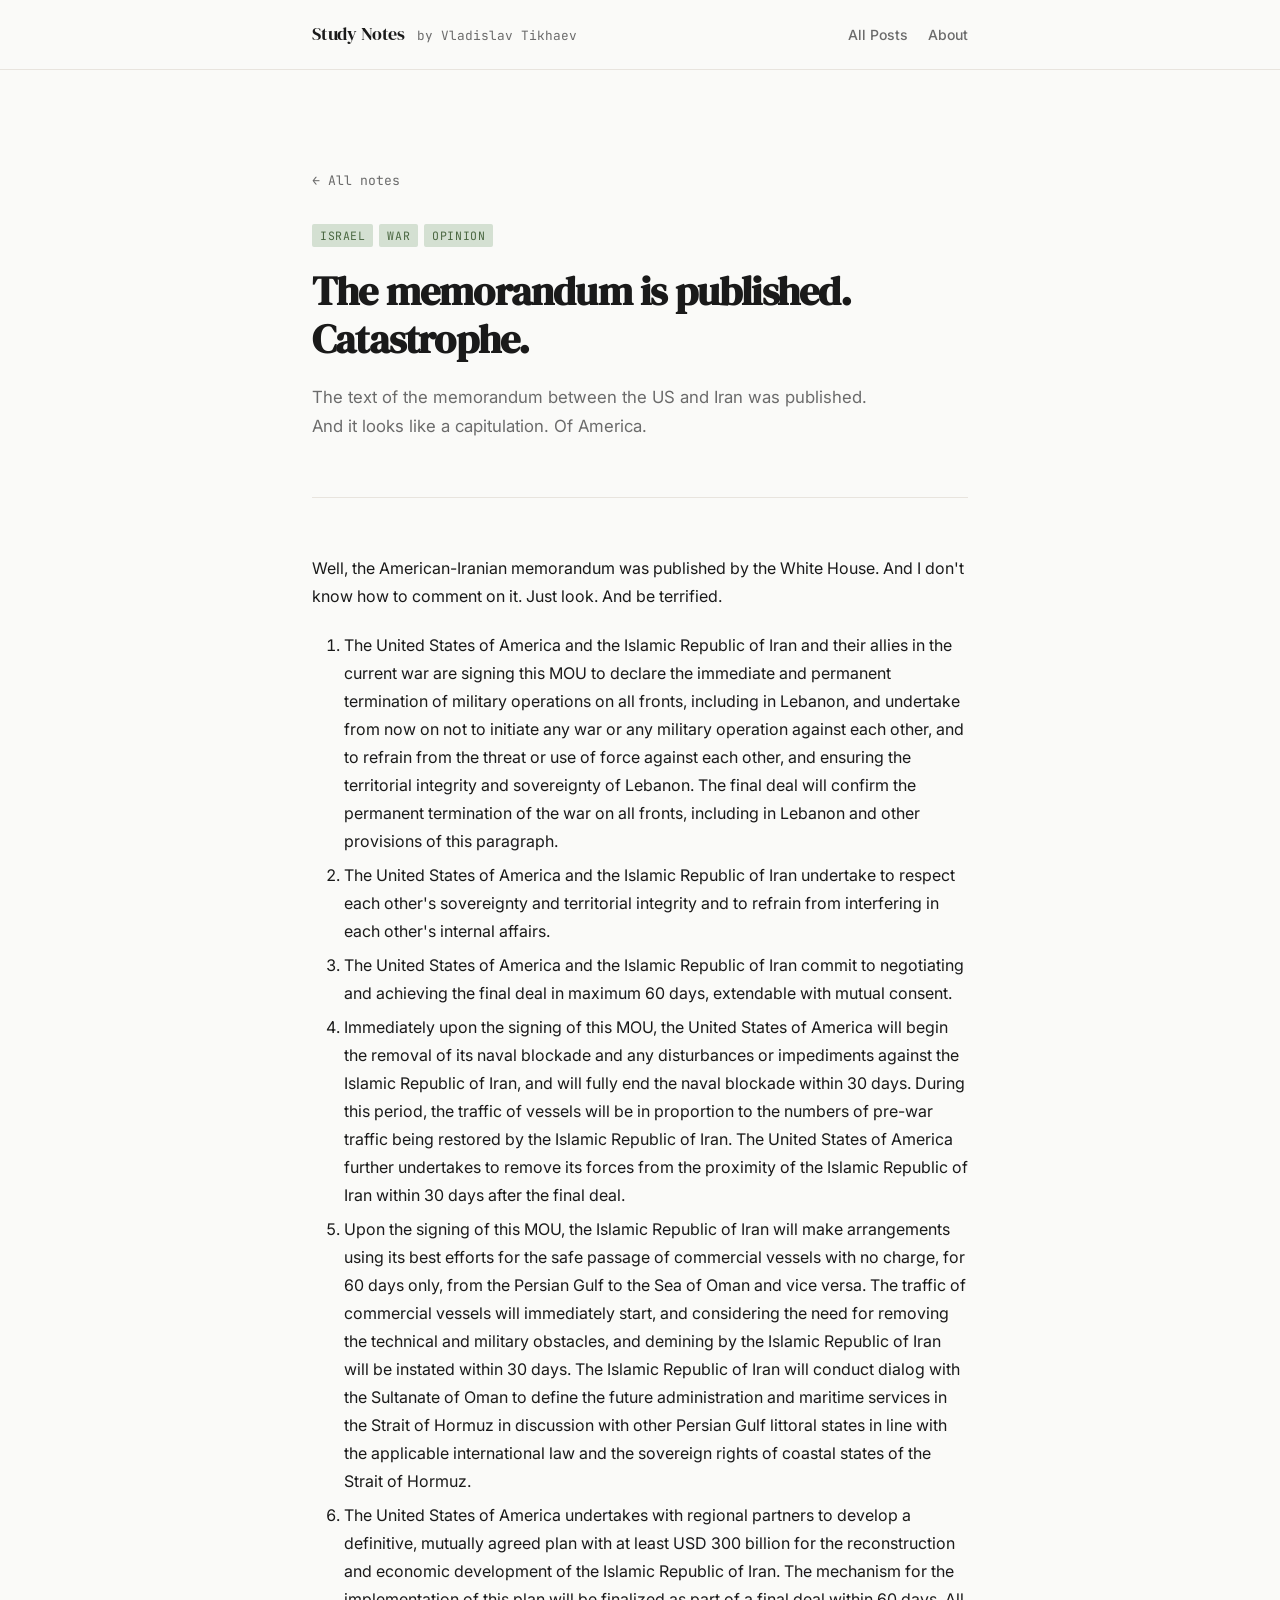
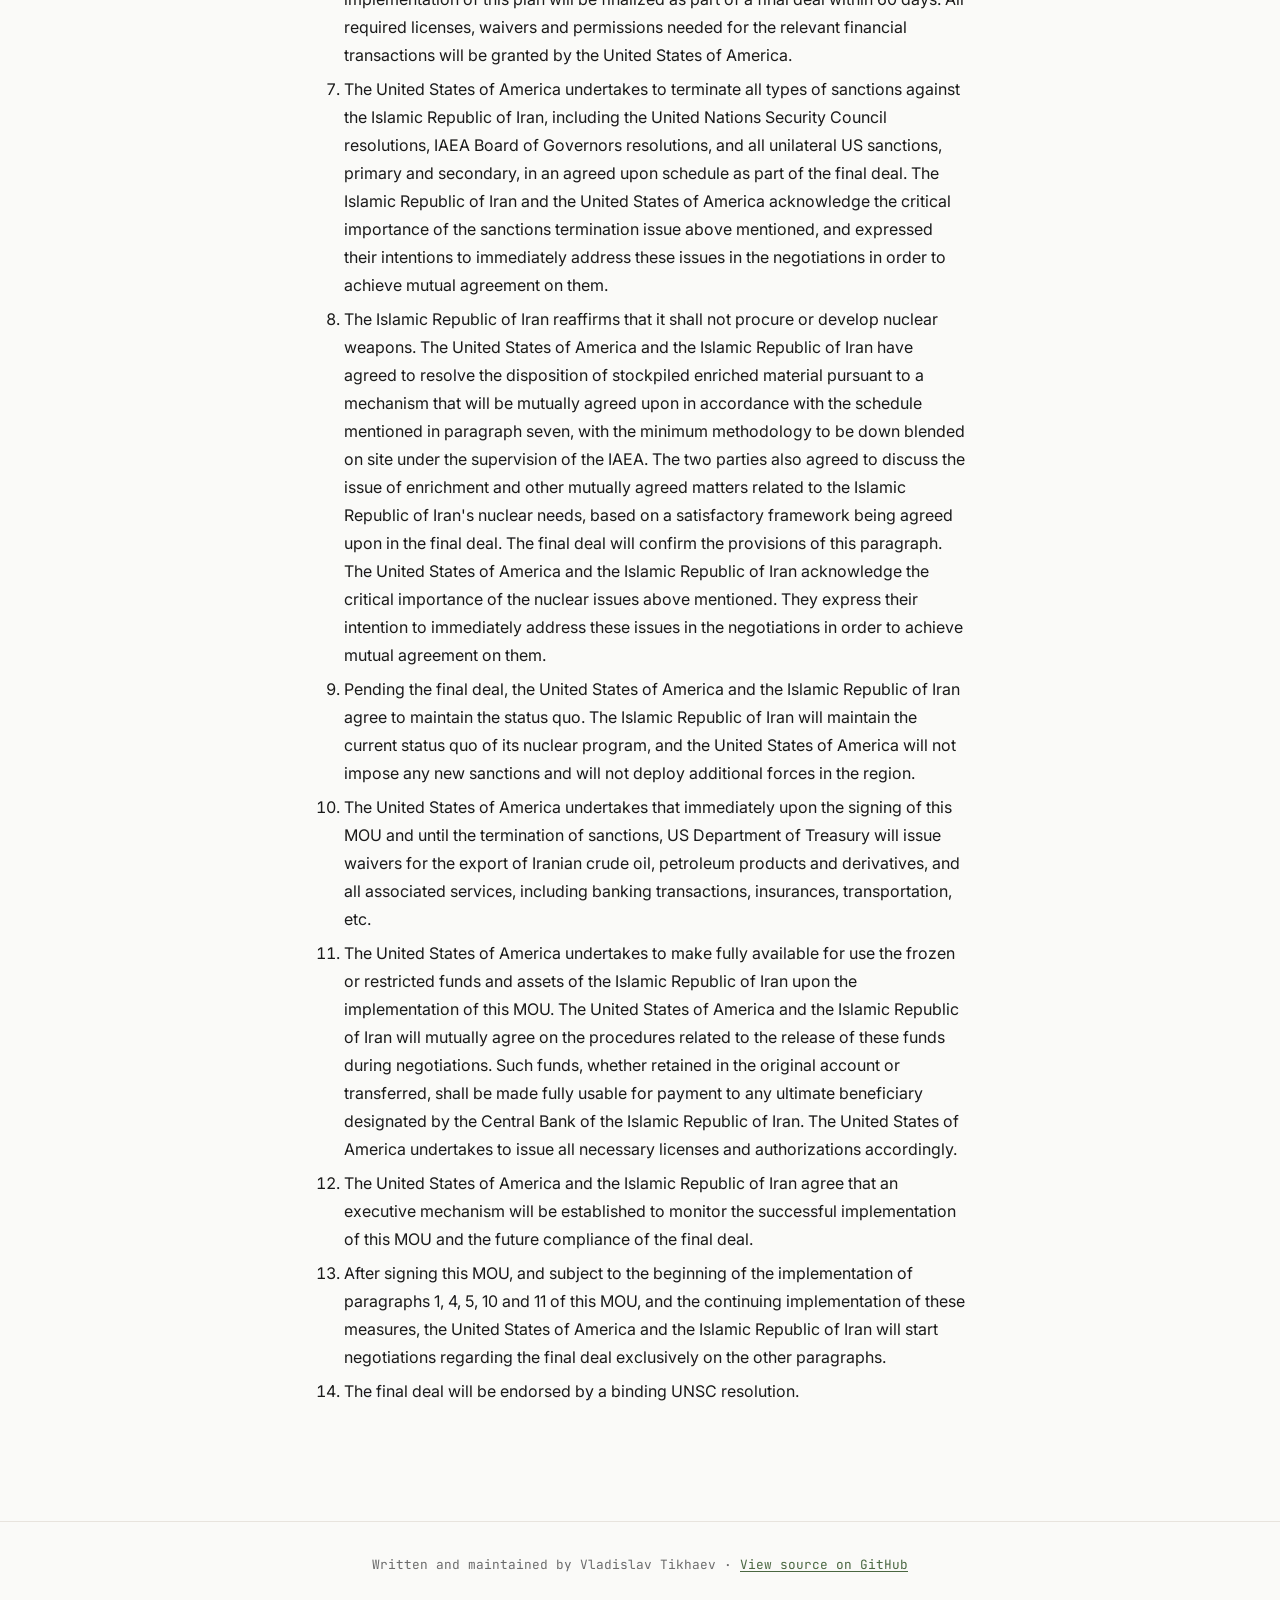
<file: posts/the-memorandum-is-published.html>
<!DOCTYPE html>
<html lang="en">
<head>
  <meta charset="UTF-8" />
  <meta name="viewport" content="width=device-width, initial-scale=1.0" />
  <title>The memorandum is published. Catastrophe. — Study Notes</title>
  <link rel="preconnect" href="https://fonts.googleapis.com" />
  <link rel="preconnect" href="https://fonts.gstatic.com" crossorigin />
  <link href="https://fonts.googleapis.com/css2?family=DM+Serif+Display:ital@0;1&family=Inter:wght@400;500&family=JetBrains+Mono:wght@400;500&display=swap" rel="stylesheet" />
  <link rel="stylesheet" href="../style.css" />
</head>
<body>

  <header class="site-header">
    <div class="container">
      <div class="site-identity">
        <a href="../index.html" class="site-name">Study Notes</a>
        <span class="site-author">by Vladislav Tikhaev</span>
      </div>
      <nav class="site-nav">
        <a href="../index.html" class="nav-link">All Posts</a>
        <a href="../about.html" class="nav-link">About</a>
      </nav>
    </div>
  </header>

  <main class="container">

    <article>

      <header class="post-header">
        <a href="../index.html" class="post-back">← All notes</a>
        <div class="post-meta">
          <div class="post-tags">
            <span class="tag">Israel</span>
            <span class="tag">War</span>
            <span class="tag">Opinion</span>
          </div>
        </div>
        <h1 class="post-header-title">The memorandum is published. Catastrophe.</h1>
        <p class="post-header-subtitle">The text of the memorandum between the US and Iran was published. And it looks like a capitulation. Of America.</p>
      </header>

      <div class="post-body">

        <p>Well, the American-Iranian memorandum was published by the White House. And I don't know how to comment on it. Just look. And be terrified.</p>

        <ol>
          <li>The United States of America and the Islamic Republic of Iran and their allies in the current war are signing this MOU to declare the immediate and permanent termination of military operations on all fronts, including in Lebanon, and undertake from now on not to initiate any war or any military operation against each other, and to refrain from the threat or use of force against each other, and ensuring the territorial integrity and sovereignty of Lebanon. The final deal will confirm the permanent termination of the war on all fronts, including in Lebanon and other provisions of this paragraph.</li>

          <li>The United States of America and the Islamic Republic of Iran undertake to respect each other's sovereignty and territorial integrity and to refrain from interfering in each other's internal affairs.</li>

          <li>The United States of America and the Islamic Republic of Iran commit to negotiating and achieving the final deal in maximum 60 days, extendable with mutual consent.</li>

          <li>Immediately upon the signing of this MOU, the United States of America will begin the removal of its naval blockade and any disturbances or impediments against the Islamic Republic of Iran, and will fully end the naval blockade within 30 days. During this period, the traffic of vessels will be in proportion to the numbers of pre-war traffic being restored by the Islamic Republic of Iran. The United States of America further undertakes to remove its forces from the proximity of the Islamic Republic of Iran within 30 days after the final deal.</li>

          <li>Upon the signing of this MOU, the Islamic Republic of Iran will make arrangements using its best efforts for the safe passage of commercial vessels with no charge, for 60 days only, from the Persian Gulf to the Sea of Oman and vice versa. The traffic of commercial vessels will immediately start, and considering the need for removing the technical and military obstacles, and demining by the Islamic Republic of Iran will be instated within 30 days. The Islamic Republic of Iran will conduct dialog with the Sultanate of Oman to define the future administration and maritime services in the Strait of Hormuz in discussion with other Persian Gulf littoral states in line with the applicable international law and the sovereign rights of coastal states of the Strait of Hormuz.</li>

          <li>The United States of America undertakes with regional partners to develop a definitive, mutually agreed plan with at least USD 300 billion for the reconstruction and economic development of the Islamic Republic of Iran. The mechanism for the implementation of this plan will be finalized as part of a final deal within 60 days. All required licenses, waivers and permissions needed for the relevant financial transactions will be granted by the United States of America.</li>

          <li>The United States of America undertakes to terminate all types of sanctions against the Islamic Republic of Iran, including the United Nations Security Council resolutions, IAEA Board of Governors resolutions, and all unilateral US sanctions, primary and secondary, in an agreed upon schedule as part of the final deal. The Islamic Republic of Iran and the United States of America acknowledge the critical importance of the sanctions termination issue above mentioned, and expressed their intentions to immediately address these issues in the negotiations in order to achieve mutual agreement on them.</li>

          <li>The Islamic Republic of Iran reaffirms that it shall not procure or develop nuclear weapons. The United States of America and the Islamic Republic of Iran have agreed to resolve the disposition of stockpiled enriched material pursuant to a mechanism that will be mutually agreed upon in accordance with the schedule mentioned in paragraph seven, with the minimum methodology to be down blended on site under the supervision of the IAEA. The two parties also agreed to discuss the issue of enrichment and other mutually agreed matters related to the Islamic Republic of Iran's nuclear needs, based on a satisfactory framework being agreed upon in the final deal. The final deal will confirm the provisions of this paragraph. The United States of America and the Islamic Republic of Iran acknowledge the critical importance of the nuclear issues above mentioned. They express their intention to immediately address these issues in the negotiations in order to achieve mutual agreement on them.</li>

          <li>Pending the final deal, the United States of America and the Islamic Republic of Iran agree to maintain the status quo. The Islamic Republic of Iran will maintain the current status quo of its nuclear program, and the United States of America will not impose any new sanctions and will not deploy additional forces in the region.</li>

          <li>The United States of America undertakes that immediately upon the signing of this MOU and until the termination of sanctions, US Department of Treasury will issue waivers for the export of Iranian crude oil, petroleum products and derivatives, and all associated services, including banking transactions, insurances, transportation, etc.</li>

          <li>The United States of America undertakes to make fully available for use the frozen or restricted funds and assets of the Islamic Republic of Iran upon the implementation of this MOU. The United States of America and the Islamic Republic of Iran will mutually agree on the procedures related to the release of these funds during negotiations. Such funds, whether retained in the original account or transferred, shall be made fully usable for payment to any ultimate beneficiary designated by the Central Bank of the Islamic Republic of Iran. The United States of America undertakes to issue all necessary licenses and authorizations accordingly.</li>

          <li>The United States of America and the Islamic Republic of Iran agree that an executive mechanism will be established to monitor the successful implementation of this MOU and the future compliance of the final deal.</li>

          <li>After signing this MOU, and subject to the beginning of the implementation of paragraphs 1, 4, 5, 10 and 11 of this MOU, and the continuing implementation of these measures, the United States of America and the Islamic Republic of Iran will start negotiations regarding the final deal exclusively on the other paragraphs.</li>

          <li>The final deal will be endorsed by a binding UNSC resolution.</li>
        </ol>

      </div>

    </article>

  </main>

  <footer class="site-footer">
    <div class="container">
      <p class="footer-text">Written and maintained by Vladislav Tikhaev · <a href="https://github.com/MarritCreep/MarritCreep.github.io" class="footer-link">View source on GitHub</a></p>
    </div>
  </footer>

</body>
</html>
</file>
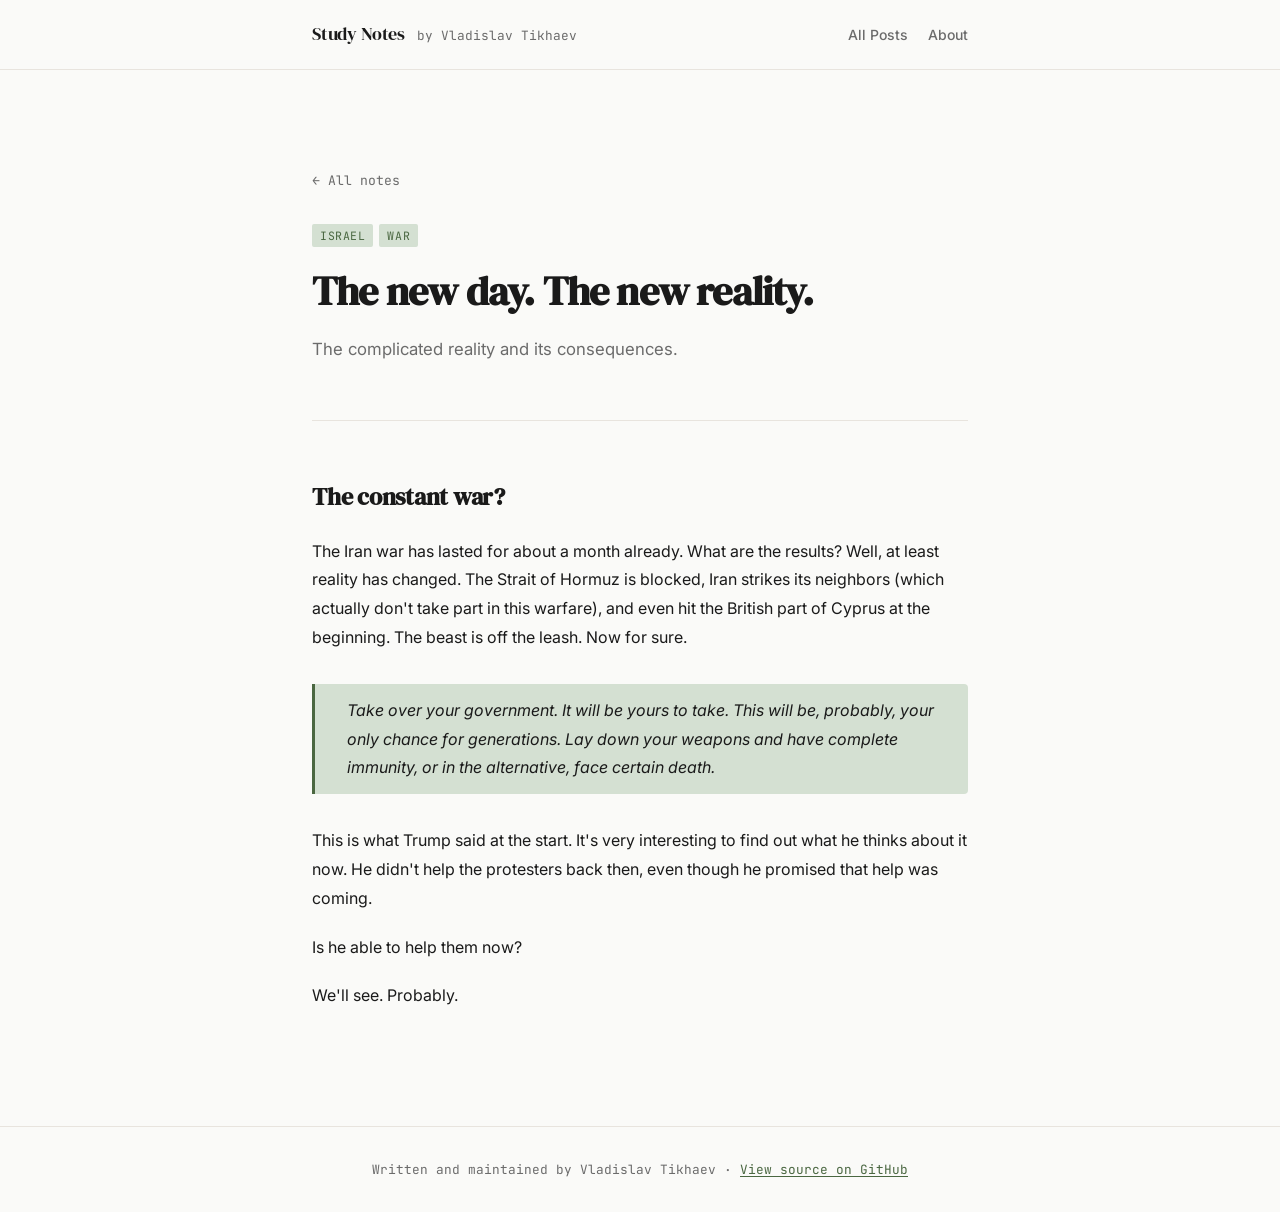
<file: posts/the-new-day-the-new-alarms.html>
<!DOCTYPE html>
<html lang="en">
<head>
  <meta charset="UTF-8" />
  <meta name="viewport" content="width=device-width, initial-scale=1.0" />
  <title>The new day. The new reality. — Study Notes</title>
  <link rel="preconnect" href="https://fonts.googleapis.com" />
  <link rel="preconnect" href="https://fonts.gstatic.com" crossorigin />
  <link href="https://fonts.googleapis.com/css2?family=DM+Serif+Display:ital@0;1&family=Inter:wght@400;500&family=JetBrains+Mono:wght@400;500&display=swap" rel="stylesheet" />
  <link rel="stylesheet" href="../style.css" />
</head>
<body>

  <header class="site-header">
    <div class="container">
      <div class="site-identity">
        <a href="../index.html" class="site-name">Study Notes</a>
        <span class="site-author">by Vladislav Tikhaev</span>
      </div>
      <nav class="site-nav">
        <a href="../index.html" class="nav-link">All Posts</a>
        <a href="../about.html" class="nav-link">About</a>
      </nav>
    </div>
  </header>

  <main class="container">

    <article>

      <header class="post-header">
        <a href="../index.html" class="post-back">← All notes</a>
        <div class="post-meta">
          <div class="post-tags">
            <span class="tag">Israel</span>
            <span class="tag">War</span>
          </div>
        </div>
        <h1 class="post-header-title">The new day. The new reality.</h1>
        <p class="post-header-subtitle">The complicated reality and its consequences.</p>
      </header>

      <div class="post-body">

        <h2>The constant war?</h2>

        <p>The Iran war has lasted for about a month already. What are the results? Well, at least reality has changed. The Strait of Hormuz is blocked, Iran strikes its neighbors (which actually don't take part in this warfare), and even hit the British part of Cyprus at the beginning. The beast is off the leash. Now for sure.</p>

        <blockquote>
          <p>Take over your government. It will be yours to take. This will be, probably, your only chance for generations. Lay down your weapons and have complete immunity, or in the alternative, face certain death.</p>
        </blockquote>

        <p>This is what Trump said at the start. It's very interesting to find out what he thinks about it now. He didn't help the protesters back then, even though he promised that help was coming.</p>

        <p>Is he able to help them now?</p>

        <p>We'll see. Probably.</p>

      </div>

    </article>

  </main>

  <footer class="site-footer">
    <div class="container">
      <p class="footer-text">Written and maintained by Vladislav Tikhaev · <a href="https://github.com/MarritCreep/MarritCreep.github.io" class="footer-link">View source on GitHub</a></p>
    </div>
  </footer>

</body>
</html>
</file>
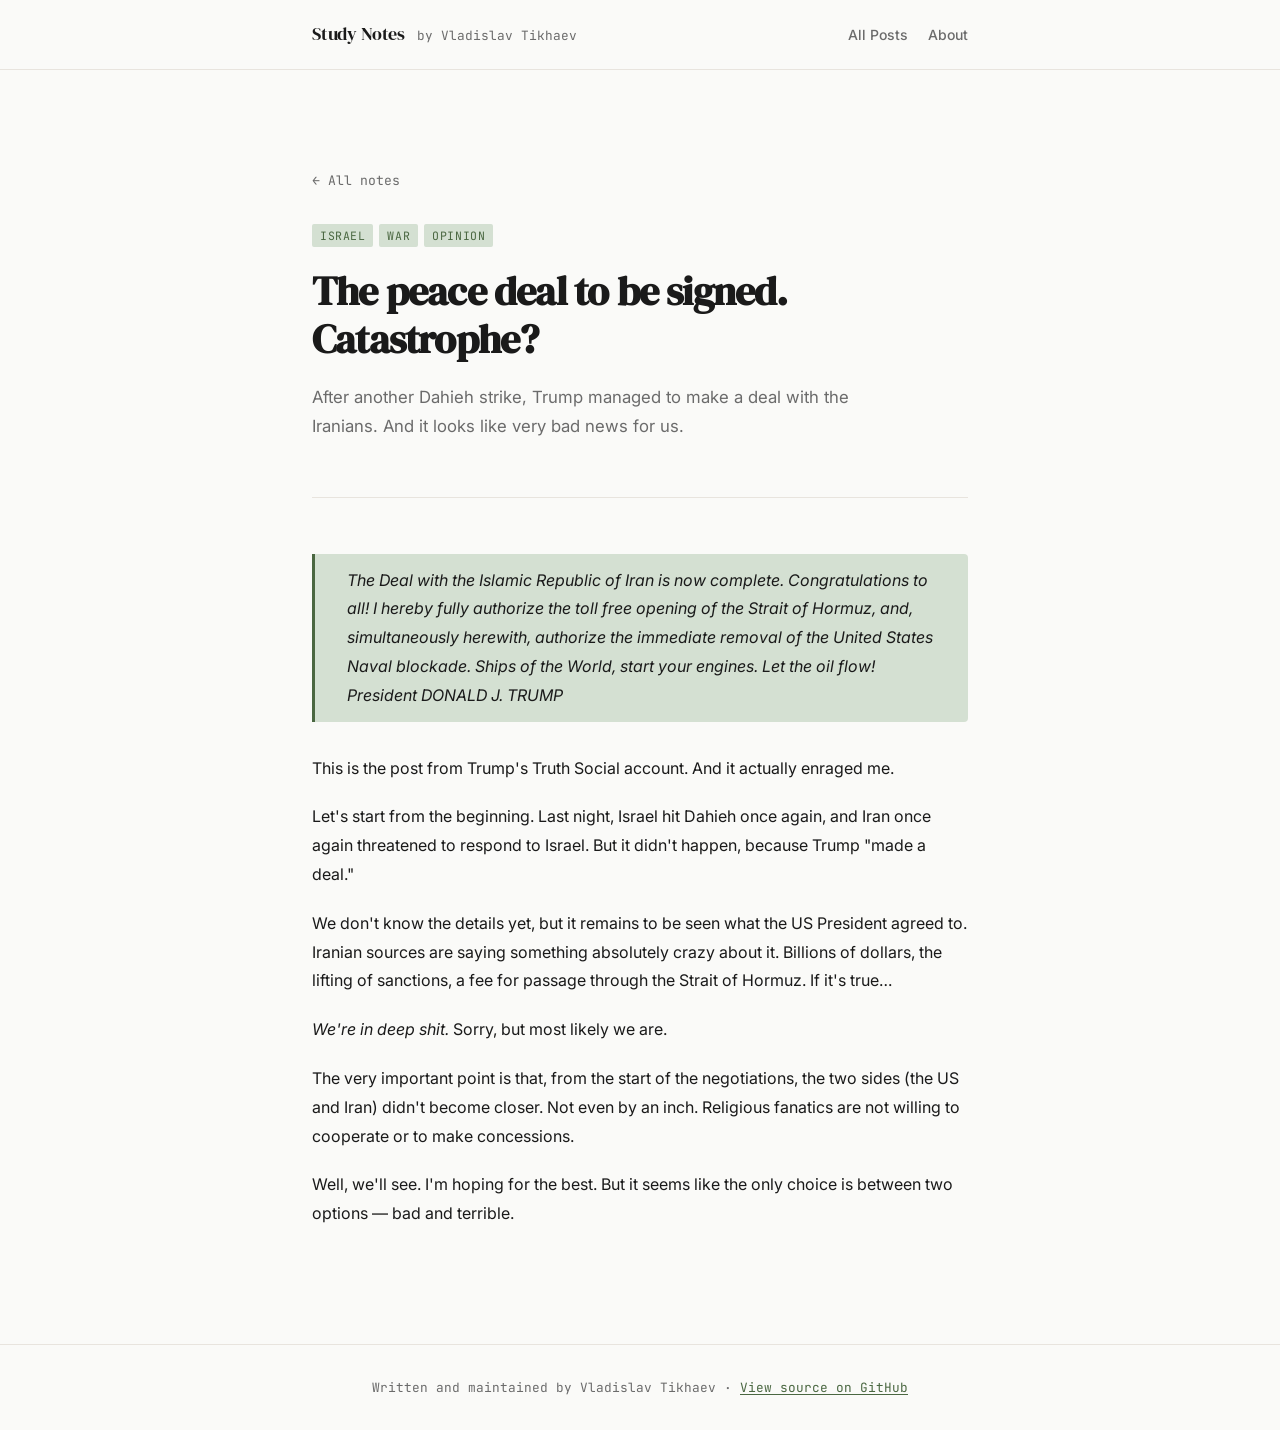
<file: posts/the-peace-deal-to-be-signed.html>
<!DOCTYPE html>
<html lang="en">
<head>
  <meta charset="UTF-8" />
  <meta name="viewport" content="width=device-width, initial-scale=1.0" />
  <title>The peace deal to be signed. Catastrophe? — Study Notes</title>
  <link rel="preconnect" href="https://fonts.googleapis.com" />
  <link rel="preconnect" href="https://fonts.gstatic.com" crossorigin />
  <link href="https://fonts.googleapis.com/css2?family=DM+Serif+Display:ital@0;1&family=Inter:wght@400;500&family=JetBrains+Mono:wght@400;500&display=swap" rel="stylesheet" />
  <link rel="stylesheet" href="../style.css" />
</head>
<body>

  <header class="site-header">
    <div class="container">
      <div class="site-identity">
        <a href="../index.html" class="site-name">Study Notes</a>
        <span class="site-author">by Vladislav Tikhaev</span>
      </div>
      <nav class="site-nav">
        <a href="../index.html" class="nav-link">All Posts</a>
        <a href="../about.html" class="nav-link">About</a>
      </nav>
    </div>
  </header>

  <main class="container">

    <article>

      <header class="post-header">
        <a href="../index.html" class="post-back">← All notes</a>
        <div class="post-meta">
          <div class="post-tags">
            <span class="tag">Israel</span>
            <span class="tag">War</span>
            <span class="tag">Opinion</span>
          </div>
        </div>
        <h1 class="post-header-title">The peace deal to be signed. Catastrophe?</h1>
        <p class="post-header-subtitle">After another Dahieh strike, Trump managed to make a deal with the Iranians. And it looks like very bad news for us.</p>
      </header>

      <div class="post-body">

        <blockquote>
          <p>The Deal with the Islamic Republic of Iran is now complete. Congratulations to all! I hereby fully authorize the toll free opening of the Strait of Hormuz, and, simultaneously herewith, authorize the immediate removal of the United States Naval blockade. Ships of the World, start your engines. Let the oil flow! President DONALD J. TRUMP</p>
        </blockquote>

        <p>This is the post from Trump's Truth Social account. And it actually enraged me.</p>

        <p>Let's start from the beginning. Last night, Israel hit Dahieh once again, and Iran once again threatened to respond to Israel. But it didn't happen, because Trump "made a deal."</p>

        <p>We don't know the details yet, but it remains to be seen what the US President agreed to. Iranian sources are saying something absolutely crazy about it. Billions of dollars, the lifting of sanctions, a fee for passage through the Strait of Hormuz. If it's true…</p>

        <p><em>We're in deep shit.</em> Sorry, but most likely we are.</p>

        <p>The very important point is that, from the start of the negotiations, the two sides (the US and Iran) didn't become closer. Not even by an inch. Religious fanatics are not willing to cooperate or to make concessions.</p>

        <p>Well, we'll see. I'm hoping for the best. But it seems like the only choice is between two options — bad and terrible.</p>

      </div>

    </article>

  </main>

  <footer class="site-footer">
    <div class="container">
      <p class="footer-text">Written and maintained by Vladislav Tikhaev · <a href="https://github.com/MarritCreep/MarritCreep.github.io" class="footer-link">View source on GitHub</a></p>
    </div>
  </footer>

</body>
</html>
</file>
<file: style.css>
/* ============================================
   TOKENS
   ============================================ */
:root {
  --bg:        #FAFAF8;
  --text:      #1A1A1A;
  --text-meta: #6B6B6B;
  --accent:    #4A6741;
  --accent-light: #D4E0D2;
  --border:    #E8E4DE;
  --white:     #FFFFFF;

  --font-display: 'DM Serif Display', Georgia, serif;
  --font-body:    'Inter', system-ui, sans-serif;
  --font-mono:    'JetBrains Mono', monospace;

  --max-width: 720px;
  --space-xs:  0.375rem;
  --space-sm:  0.75rem;
  --space-md:  1.25rem;
  --space-lg:  2rem;
  --space-xl:  3.5rem;
  --space-2xl: 6rem;
}

/* ============================================
   RESET & BASE
   ============================================ */
*, *::before, *::after { box-sizing: border-box; margin: 0; padding: 0; }

html { font-size: 16px; scroll-behavior: smooth; }

body {
  background: var(--bg);
  color: var(--text);
  font-family: var(--font-body);
  font-size: 1rem;
  line-height: 1.65;
  -webkit-font-smoothing: antialiased;
}

a { color: inherit; text-decoration: none; }

/* ============================================
   LAYOUT
   ============================================ */
.container {
  max-width: var(--max-width);
  margin: 0 auto;
  padding: 0 var(--space-lg);
}

/* ============================================
   HEADER
   ============================================ */
.site-header {
  border-bottom: 1px solid var(--border);
  padding: var(--space-md) 0;
  background: var(--bg);
  position: sticky;
  top: 0;
  z-index: 10;
}

.site-header .container {
  display: flex;
  align-items: baseline;
  justify-content: space-between;
  gap: var(--space-md);
}

.site-identity {
  display: flex;
  align-items: baseline;
  gap: var(--space-sm);
}

.site-name {
  font-family: var(--font-display);
  font-size: 1.1rem;
  color: var(--text);
  letter-spacing: -0.01em;
}

.site-author {
  font-size: 0.8rem;
  color: var(--text-meta);
  font-family: var(--font-mono);
}

.site-nav {
  display: flex;
  gap: var(--space-md);
}

.nav-link {
  font-size: 0.875rem;
  color: var(--text-meta);
  font-weight: 500;
  transition: color 0.15s ease;
}

.nav-link:hover,
.nav-link.active {
  color: var(--accent);
}

/* ============================================
   PAGE INTRO
   ============================================ */
.page-intro {
  padding: var(--space-2xl) 0 var(--space-xl);
  border-bottom: 1px solid var(--border);
}

.intro-heading {
  font-family: var(--font-display);
  font-size: clamp(2rem, 5vw, 2.75rem);
  line-height: 1.15;
  letter-spacing: -0.02em;
  color: var(--text);
  margin-bottom: var(--space-md);
}

.intro-heading em {
  font-style: italic;
  color: var(--accent);
}

.intro-sub {
  font-size: 1.05rem;
  color: var(--text-meta);
  max-width: 520px;
  line-height: 1.7;
}

/* ============================================
   FILTER BAR
   ============================================ */
.filter-bar {
  display: flex;
  align-items: center;
  gap: var(--space-md);
  padding: var(--space-lg) 0;
  flex-wrap: wrap;
}

.filter-label {
  font-size: 0.75rem;
  font-family: var(--font-mono);
  color: var(--text-meta);
  text-transform: uppercase;
  letter-spacing: 0.08em;
  white-space: nowrap;
}

.tag-filters {
  display: flex;
  gap: var(--space-xs);
  flex-wrap: wrap;
}

.tag-btn {
  background: none;
  border: 1px solid var(--border);
  border-radius: 2rem;
  padding: 0.25rem 0.75rem;
  font-size: 0.78rem;
  font-family: var(--font-body);
  color: var(--text-meta);
  cursor: pointer;
  transition: all 0.15s ease;
}

.tag-btn:hover {
  border-color: var(--accent);
  color: var(--accent);
}

.tag-btn.active {
  background: var(--accent);
  border-color: var(--accent);
  color: var(--white);
}

/* ============================================
   POST LIST
   ============================================ */
.post-list {
  display: flex;
  flex-direction: column;
  padding-bottom: var(--space-2xl);
}

/* ============================================
   POST CARD — signature bookmark element
   ============================================ */
.post-card {
  padding: var(--space-lg) 0 var(--space-lg) var(--space-lg);
  border-bottom: 1px solid var(--border);
  border-left: 2px solid transparent;
  transition: border-left-color 0.2s ease, padding-left 0.2s ease;
  position: relative;
}

.post-card:hover {
  border-left-color: var(--accent);
  padding-left: calc(var(--space-lg) + 4px);
}

.post-meta {
  display: flex;
  align-items: center;
  gap: var(--space-md);
  margin-bottom: var(--space-sm);
}

.post-date {
  font-size: 0.78rem;
  font-family: var(--font-mono);
  color: var(--text-meta);
  white-space: nowrap;
}

.post-tags {
  display: flex;
  gap: var(--space-xs);
  flex-wrap: wrap;
}

.tag {
  font-size: 0.72rem;
  font-family: var(--font-mono);
  color: var(--accent);
  background: var(--accent-light);
  padding: 0.15rem 0.5rem;
  border-radius: 2px;
  text-transform: uppercase;
  letter-spacing: 0.05em;
}

.post-title-link {
  display: block;
  margin-bottom: var(--space-sm);
}

.post-title {
  font-family: var(--font-display);
  font-size: 1.3rem;
  line-height: 1.3;
  letter-spacing: -0.01em;
  color: var(--text);
  transition: color 0.15s ease;
}

.post-title-link:hover .post-title {
  color: var(--accent);
}

.post-excerpt {
  font-size: 0.93rem;
  color: var(--text-meta);
  line-height: 1.7;
  margin-bottom: var(--space-md);
  max-width: 600px;
}

.post-read-more {
  font-size: 0.82rem;
  font-weight: 500;
  color: var(--accent);
  letter-spacing: 0.01em;
  transition: gap 0.15s ease;
}

.post-read-more:hover {
  text-decoration: underline;
}

/* ============================================
   POST PAGE (article content)
   ============================================ */
.post-header {
  padding: var(--space-2xl) 0 var(--space-xl);
  border-bottom: 1px solid var(--border);
  margin-bottom: var(--space-xl);
}

.post-back {
  display: inline-block;
  font-size: 0.82rem;
  font-family: var(--font-mono);
  color: var(--text-meta);
  margin-bottom: var(--space-lg);
  transition: color 0.15s ease;
}

.post-back:hover { color: var(--accent); }

.post-header .post-meta {
  margin-bottom: var(--space-md);
}

.post-header-title {
  font-family: var(--font-display);
  font-size: clamp(1.75rem, 4.5vw, 2.5rem);
  line-height: 1.2;
  letter-spacing: -0.02em;
  margin-bottom: var(--space-md);
}

.post-header-subtitle {
  font-size: 1.05rem;
  color: var(--text-meta);
  line-height: 1.7;
  max-width: 560px;
}

/* Post body typography */
.post-body {
  padding-bottom: var(--space-2xl);
}

.post-body h2 {
  font-family: var(--font-display);
  font-size: 1.5rem;
  letter-spacing: -0.01em;
  margin: var(--space-xl) 0 var(--space-md);
  color: var(--text);
}

.post-body h3 {
  font-family: var(--font-display);
  font-size: 1.15rem;
  font-style: italic;
  margin: var(--space-lg) 0 var(--space-sm);
  color: var(--text);
}

.post-body p {
  margin-bottom: var(--space-md);
  font-size: 1rem;
  line-height: 1.8;
  color: var(--text);
}

.post-body ul,
.post-body ol {
  padding-left: var(--space-lg);
  margin-bottom: var(--space-md);
}

.post-body li {
  margin-bottom: var(--space-xs);
  line-height: 1.75;
}

.post-body blockquote {
  border-left: 3px solid var(--accent);
  padding: var(--space-sm) var(--space-lg);
  margin: var(--space-lg) 0;
  background: var(--accent-light);
  border-radius: 0 4px 4px 0;
}

.post-body blockquote p {
  color: var(--text);
  font-style: italic;
  margin: 0;
}

.post-body code {
  font-family: var(--font-mono);
  font-size: 0.875em;
  background: var(--border);
  padding: 0.1em 0.35em;
  border-radius: 3px;
}

.post-body pre {
  background: #1A1A1A;
  color: #E8E4DE;
  padding: var(--space-lg);
  border-radius: 4px;
  overflow-x: auto;
  margin: var(--space-lg) 0;
  font-family: var(--font-mono);
  font-size: 0.875rem;
  line-height: 1.6;
}

.post-body pre code {
  background: none;
  padding: 0;
  color: inherit;
}

.post-body a {
  color: var(--accent);
  text-decoration: underline;
  text-underline-offset: 2px;
}

.post-body hr {
  border: none;
  border-top: 1px solid var(--border);
  margin: var(--space-xl) 0;
}

/* ============================================
   ABOUT PAGE
   ============================================ */
.about-content {
  padding: var(--space-2xl) 0;
  max-width: 560px;
}

.about-content h1 {
  font-family: var(--font-display);
  font-size: 2rem;
  margin-bottom: var(--space-lg);
  letter-spacing: -0.02em;
}

.about-content p {
  font-size: 1rem;
  line-height: 1.8;
  color: var(--text);
  margin-bottom: var(--space-md);
}

.about-content p + p { margin-top: 0; }

.about-date {
  display: block;
  font-family: var(--font-mono);
  font-size: 0.85rem;
  color: var(--text-meta);
  margin-bottom: var(--space-lg);
}

.about-figure {
  margin: var(--space-xl) 0 var(--space-sm);
  text-align: center;
}

.about-figure img {
  max-width: 320px;
  width: 100%;
  height: auto;
  border-radius: 6px;
  border: 1px solid var(--border);
}

.about-figure figcaption {
  margin-top: var(--space-sm);
  font-family: var(--font-display);
  font-style: italic;
  color: var(--text-meta);
}

/* ============================================
   FOOTER
   ============================================ */
.site-footer {
  border-top: 1px solid var(--border);
  padding: var(--space-lg) 0;
}

.footer-text {
  font-size: 0.8rem;
  font-family: var(--font-mono);
  color: var(--text-meta);
  text-align: center;
}

.footer-link {
  color: var(--accent);
  text-decoration: underline;
  text-underline-offset: 2px;
}

/* ============================================
   RESPONSIVE
   ============================================ */
@media (max-width: 600px) {
  .container { padding: 0 var(--space-md); }
  .site-header .container { flex-direction: column; gap: var(--space-sm); }
  .filter-bar { flex-direction: column; align-items: flex-start; }
  .post-card { padding-left: var(--space-md); }
  .post-card:hover { padding-left: calc(var(--space-md) + 4px); }
  .post-header-title { font-size: 1.75rem; }
  .page-intro { padding: var(--space-xl) 0 var(--space-lg); }
}

/* ============================================
   REDUCED MOTION
   ============================================ */
@media (prefers-reduced-motion: reduce) {
  .post-card,
  .tag-btn,
  .nav-link,
  .post-read-more { transition: none; }
}
</file>
